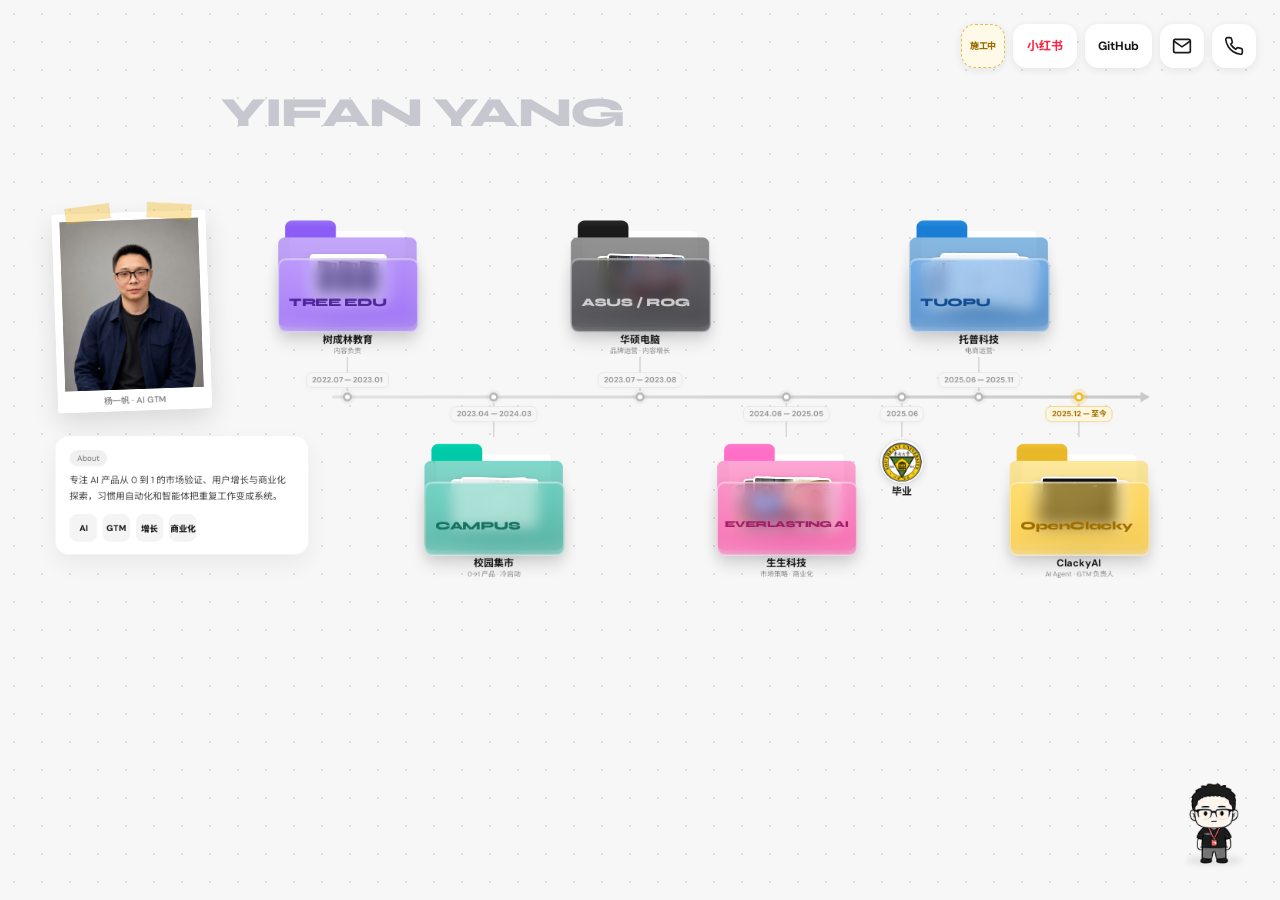
<file: index.html>
<!DOCTYPE html>
<html lang="zh-CN">
<head>
  <meta charset="UTF-8">
  <meta name="viewport" content="width=device-width, initial-scale=1.0">
  <title>杨一帆 — AI GTM & 市场增长</title>
  <meta name="description" content="杨一帆作品集：AI 产品增长、市场验证、B2B 平台运营与冷启动经验。">
  <style>
    *, *::before, *::after { box-sizing:border-box; }
    html, body { width:100%; height:100%; margin:0; overflow:hidden; background:#fbfdff; }
    .portfolio-frame { position:fixed; inset:0; width:100%; height:100%; border:0; background:#fbfdff; }
  </style>
</head>
<body>
  <iframe class="portfolio-frame" src="playground.html?v=71" title="杨一帆作品集画布"></iframe>
</body>
</html>
</file>
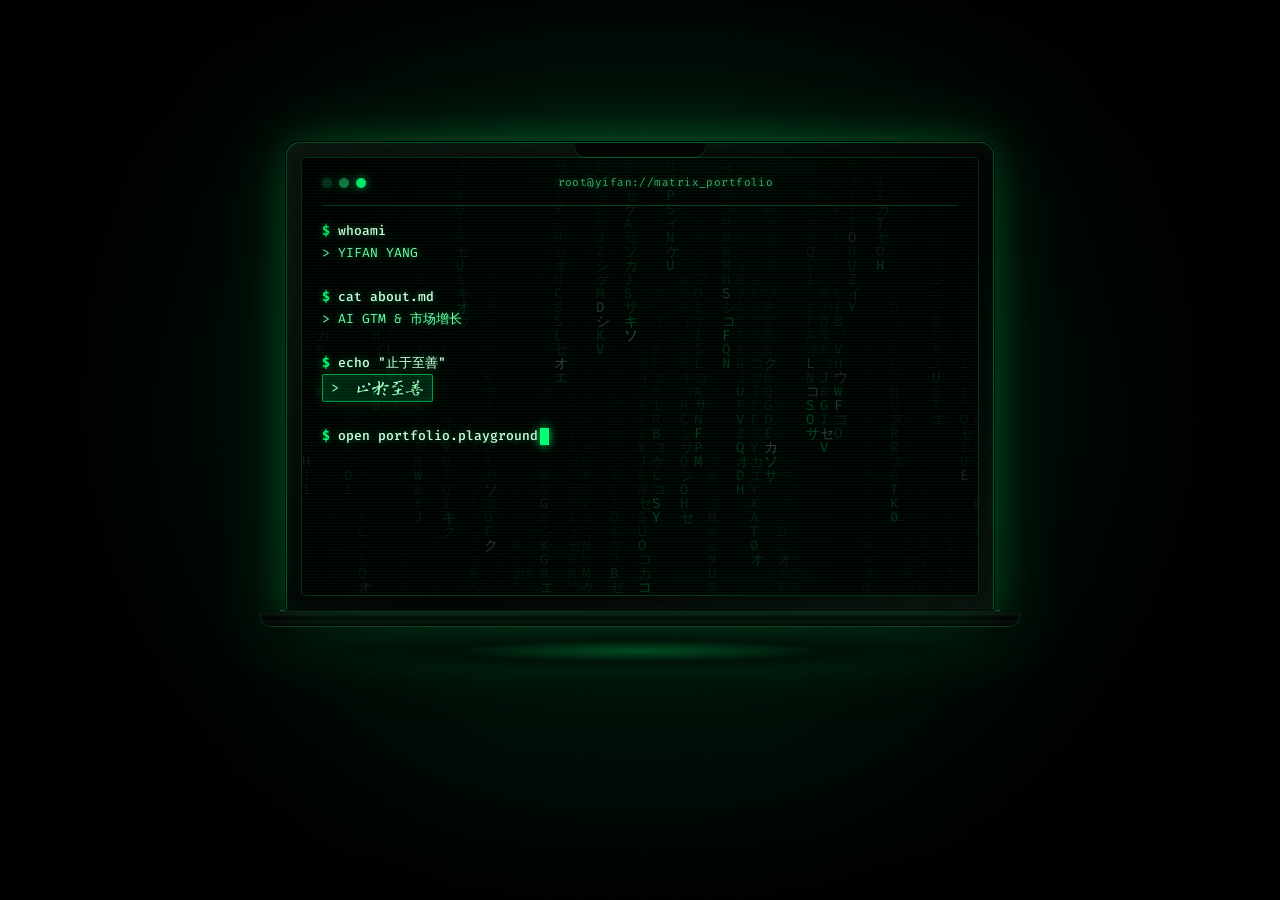
<file: construction.html>
<!DOCTYPE html>
<html lang="zh-CN">
<head>
<meta charset="UTF-8">
<meta name="viewport" content="width=device-width, initial-scale=1.0">
<title>施工中 — 杨一帆作品集开场</title>
<meta name="description" content="杨一帆作品集：AI 产品增长、市场验证、B2B 平台运营与冷启动经验。">
<link rel="preconnect" href="https://fonts.googleapis.com">
<link rel="preconnect" href="https://fonts.gstatic.com" crossorigin>
<link href="https://fonts.googleapis.com/css2?family=Fira+Code:wght@400;500;700&family=Noto+Sans+SC:wght@400;500;700&display=swap" rel="stylesheet">
<link rel="preload" as="image" href="assets/zhi-yu-zhi-shan.svg">
<link rel="preload" as="image" href="assets/folder-welcome-word.png">
<style>
*, *::before, *::after { margin: 0; padding: 0; box-sizing: border-box; }
:root {
  --matrix-black: #000503; --matrix-deep: #00170b; --matrix-green: #00ff73;
  --matrix-green-soft: #6dffa8; --matrix-green-dim: #158a48; --matrix-line: rgba(0,255,115,.22);
  --ink: #c9ffdc; --ink-light: #78d79b; --ink-faint: #32a861;
  --ease-out: cubic-bezier(0.16, 1, 0.3, 1);
}
html, body { width: 100%; height: 100%; overflow: hidden; background: #000; font-family: 'Noto Sans SC', sans-serif; -webkit-font-smoothing: antialiased; color: var(--ink); }
.hero-section { position: relative; width: 100%; height: 100vh; display: flex; flex-direction: column; align-items: center; justify-content: center; background: radial-gradient(circle at 50% 42%, #062817 0%, #001008 38%, #000 78%); z-index: 10; overflow: hidden; isolation:isolate; }
.hero-section::before { content:''; position:absolute; inset:0; z-index:0; pointer-events:none; opacity:.34; background-image: linear-gradient(rgba(0,255,115,.045) 1px, transparent 1px), linear-gradient(90deg, rgba(0,255,115,.035) 1px, transparent 1px); background-size:32px 32px; mask-image:radial-gradient(circle at center, #000 25%, transparent 82%); }
.hero-section::after { content:''; position:absolute; inset:0; z-index:4; pointer-events:none; background:radial-gradient(circle at center, transparent 42%, rgba(0,0,0,.72) 100%); box-shadow:inset 0 0 120px rgba(0,0,0,.88); }
.macbook-wrapper { position:relative; z-index:2; display: flex; flex-direction: column; align-items: center; will-change: transform, opacity; filter:drop-shadow(0 0 32px rgba(0,255,115,.2)); }
.macbook-wrapper.zoom-transition { transition: transform 1.5s cubic-bezier(0.4, 0, 0.2, 1), opacity 0.3s ease; }
.macbook-screen-bezel { position: relative; background: linear-gradient(145deg,#101612,#020403 60%,#0b120e); border:1px solid rgba(0,255,115,.35); border-bottom:0; border-radius: 14px 14px 0 0; padding: 14px; padding-top: 0; width: 708px; max-width: 92vw; cursor: pointer; box-shadow:0 0 0 1px rgba(0,0,0,.85), inset 0 0 20px rgba(0,255,115,.055), 0 0 34px rgba(0,255,115,.16); }
.macbook-notch { width: 130px; height: 14px; background: #030604; border-radius: 0 0 10px 10px; margin: 0 auto; position: relative; z-index: 3; box-shadow:0 1px 0 rgba(0,255,115,.18); }
.macbook-screen { width: 680px; max-width: 100%; aspect-ratio: 680 / 440; background: #000; border:1px solid rgba(0,255,115,.22); border-radius: 4px; overflow: hidden; position: relative; box-shadow:inset 0 0 44px rgba(0,255,115,.12); }
.macbook-screen::before { content:''; position:absolute; inset:0; z-index:1; pointer-events:none; background:radial-gradient(circle at 50% 45%, transparent 20%, rgba(0,0,0,.48) 100%); }
.macbook-screen::after { content: ''; position: absolute; inset: 0; background: repeating-linear-gradient(0deg, transparent, transparent 2px, rgba(0,255,115,0.055) 2px, rgba(0,255,115,0.055) 3px); pointer-events: none; z-index: 4; mix-blend-mode:screen; }
#matrixRain { position:absolute; inset:0; width:100%; height:100%; z-index:0; opacity:.62; pointer-events:none; }
.macbook-hinge { width: 720px; max-width: 94vw; height: 3px; background: linear-gradient(180deg, #1c3326 0%, #020503 100%); border-top:1px solid rgba(0,255,115,.38); border-radius: 0 0 2px 2px; box-shadow:0 0 10px rgba(0,255,115,.2); }
.macbook-base { width: 760px; max-width: 96vw; height: 14px; background: linear-gradient(180deg, #111a15 0%, #020403 35%, #0a100c 72%, #000 100%); border:1px solid rgba(0,255,115,.18); border-top:0; border-radius: 0 0 10px 10px; box-shadow:0 8px 24px rgba(0,0,0,.82); }
.macbook-shadow { width: 700px; max-width: 90vw; height: 40px; background: radial-gradient(ellipse at center, rgba(0,255,115,.18) 0%, rgba(0,0,0,.42) 38%, transparent 72%); margin-top: 4px; }
.terminal { z-index:2; padding: 16px 20px; font-family: 'Fira Code', monospace; font-size: 13px; line-height: 1.7; height: 100%; overflow: hidden; position: relative; background:linear-gradient(90deg,rgba(0,0,0,.72),rgba(0,7,3,.42) 70%,rgba(0,0,0,.68)); text-shadow:0 0 7px rgba(0,255,115,.48); }
.terminal.scale-through { transform: scale(1.15); opacity: 0; filter: blur(2px); transition: transform 0.8s cubic-bezier(0.4, 0, 0.2, 1), opacity 0.8s cubic-bezier(0.4, 0, 0.2, 1), filter 0.8s cubic-bezier(0.4, 0, 0.2, 1); }
.terminal-titlebar { display: flex; align-items: center; gap: 7px; padding-bottom: 12px; border-bottom: 1px solid var(--matrix-line); margin-bottom: 14px; }
.terminal-dot { width: 10px; height: 10px; border-radius: 50%; }
.terminal-dot.red { background: #06351b; box-shadow:0 0 7px rgba(0,255,115,.25); }
.terminal-dot.yellow { background: #118548; box-shadow:0 0 8px rgba(0,255,115,.42); }
.terminal-dot.green { background: var(--matrix-green); box-shadow:0 0 10px rgba(0,255,115,.72); }
.terminal-title { color: rgba(109,255,168,.62); font-size: 11px; margin: 0 auto; font-family: 'Fira Code', monospace; letter-spacing:.04em; }
#terminalLines { transition:transform .2s ease; }
.term-line { opacity: 0; transform: translateY(6px); white-space: pre-wrap; word-break: break-all; }
.term-line.visible { animation: lineReveal 0.35s ease forwards; }
@keyframes lineReveal { to { opacity: 1; transform: translateY(0); } }
.term-prompt { color: var(--matrix-green); font-weight: 700; }
.term-cmd { color: #d4ffe3; font-weight: 500; }
.term-output { color: var(--matrix-green-soft); }
.term-gold { background: rgba(0,255,115,.13); color: #9cffbd; border:1px solid rgba(0,255,115,.55); box-shadow:0 0 18px rgba(0,255,115,.12), inset 0 0 12px rgba(0,255,115,.08); font-weight: 700; font-size: 14px; padding: 2px 8px; border-radius: 2px; }
.term-motto { display:inline-flex; align-items:center; gap:7px; min-height:28px; padding:2px 8px; border:1px solid rgba(0,255,115,.55); border-radius:2px; color:#9cffbd; background:rgba(0,255,115,.13); box-shadow:0 0 18px rgba(0,255,115,.12),inset 0 0 12px rgba(0,255,115,.08); }
.term-motto-svg { display:block; width:auto; height:18px; }
.cursor { display: inline-block; width: 9px; height: 17px; background: var(--matrix-green); box-shadow:0 0 10px rgba(0,255,115,.85); vertical-align: middle; margin-left: 2px; animation: blink 1s step-end infinite; }
@keyframes blink { 0%, 100% { opacity: 1; } 50% { opacity: 0; } }
.hero-cta { position:relative; z-index:5; margin-top: 36px; text-align: center; opacity: 0; transition: opacity 0.6s ease; cursor: pointer; }
.hero-cta.visible { opacity: 1; }
.hero-cta.hidden { opacity: 0; pointer-events: none; }
.hero-cta .cta-text { font-family: 'Fira Code', monospace; font-size: 13px; color: var(--matrix-green); letter-spacing: 1.6px; text-shadow:0 0 12px rgba(0,255,115,.62); }
.hero-cta .cta-arrow { font-size: 18px; color: var(--matrix-green-dim); margin-top: 8px; animation: bounce 1.6s ease infinite; }
@keyframes bounce { 0%, 100% { transform: translateY(0); } 50% { transform: translateY(6px); } }
.transition-overlay { position: fixed; inset: 0; background: #001008; z-index: 2000; opacity: 0; pointer-events: none; transition: opacity 0.5s ease, background 0.32s ease; }
.transition-overlay.active { opacity: 1; pointer-events: auto; }
.transition-overlay.welcome-cut { background:#fbfdff; }
.welcome-stage { position:fixed; inset:0; z-index:8; display:grid; place-items:center; overflow:hidden; visibility:hidden; opacity:0; pointer-events:none; background:#fbfdff; transition:none; }
.welcome-stage.is-ready { visibility:visible; opacity:1; }
    .welcome-word { display:block; width:clamp(620px,92vw,1400px); max-width:none; height:auto; pointer-events:none; user-select:none; opacity:0; filter:none; transform:translateY(24px) scale(.9); transform-origin:center; transition:none; }
    .welcome-stage.is-visible .welcome-word { opacity:1; filter:none; transform:translateY(0) scale(1); }
.loaded-controls { position: fixed; top: 22px; left: 22px; z-index: 3; display: flex; align-items: center; gap: 8px; padding: 6px; border: 1px solid rgba(255,255,255,0.2); border-radius: 999px; background: rgba(16, 49, 92, 0.3); box-shadow: 0 12px 36px rgba(11, 42, 82, 0.2); backdrop-filter: blur(14px); -webkit-backdrop-filter: blur(14px); }
.loaded-control { appearance: none; border: 0; border-radius: 999px; padding: 9px 13px; background: transparent; color: rgba(255,255,255,0.9); font: 500 12px/1 'Noto Sans SC', sans-serif; letter-spacing: 0.02em; text-decoration: none; cursor: pointer; transition: color 180ms ease, background 180ms ease, transform 180ms ease; }
.loaded-control:hover, .loaded-control:focus-visible { color: #fff; background: rgba(255,255,255,0.16); outline: none; }
.loaded-control:active { transform: scale(0.96); }
@media (max-width: 768px) { .macbook-screen-bezel { padding: 10px; padding-top: 0; } .macbook-notch { width: 80px; height: 10px; } .terminal { padding:8px 10px; font-size:9px; line-height:1.45; } .terminal-titlebar { padding-bottom:6px; margin-bottom:7px; } .terminal-dot { width:7px; height:7px; } .terminal-title { font-size:8px; } .terminal.is-launching #terminalLines { transform:translateY(-8px); } .term-gold { font-size: 12px; } .term-motto { min-height:20px; gap:4px; padding:1px 5px; } .term-motto-svg { height:13px; } .cursor { width:6px; height:11px; } .hero-cta .cta-text { font-size: 12px; } .loaded-controls { top: 14px; left: 14px; } .welcome-word { width:96vw; } }
@media (prefers-reduced-motion: reduce) { .welcome-word,.welcome-stage { transition-duration:.01ms !important; } }
</style>
</head>
<body>
<div class="transition-overlay" id="transitionOverlay"></div>

<section class="hero-section" id="heroSection">
  <div class="macbook-wrapper zoom-transition" id="macbookWrapper">
    <div class="macbook-screen-bezel" id="macbookBezel">
      <div class="macbook-notch"></div>
      <div class="macbook-screen" id="macbookScreen">
        <canvas id="matrixRain" aria-hidden="true"></canvas>
        <div class="terminal" id="terminal">
          <div class="terminal-titlebar">
            <span class="terminal-dot red"></span>
            <span class="terminal-dot yellow"></span>
            <span class="terminal-dot green"></span>
            <span class="terminal-title">root@yifan://matrix_portfolio</span>
          </div>
          <div id="terminalLines"></div>
        </div>
      </div>
    </div>
    <div class="macbook-hinge"></div>
    <div class="macbook-base"></div>
    <div class="macbook-shadow"></div>
  </div>

  <div class="hero-cta" id="heroCta">
    <div class="cta-text">[ PRESS ENTER TO ENTER THE MATRIX ]</div>
    <div class="cta-arrow">↓</div>
  </div>
</section>

<section class="welcome-stage" id="welcomeStage" aria-hidden="true">
  <!-- Artwork source: yufeiyang171/yang-mini-portfolio, CC BY-NC 4.0. -->
  <img class="welcome-word" src="assets/folder-welcome-word.png" alt="Welcome" draggable="false">
</section>

<script>
(function() {
  'use strict';
  var typingDone = false, launched = false;
  var container = document.getElementById('terminalLines');
  var heroCta = document.getElementById('heroCta');
  var heroSection = document.getElementById('heroSection');
  var macbookBezel = document.getElementById('macbookBezel');
  var transitionOverlay = document.getElementById('transitionOverlay');
  var welcomeStage = document.getElementById('welcomeStage');
  var skipTyping = null;
  var matrixCanvas = document.getElementById('matrixRain');
  var matrixCtx = matrixCanvas.getContext('2d');
  var matrixFrame = 0, matrixDrops = [], matrixFontSize = 14;

  function resizeMatrix() {
    var screen = document.getElementById('macbookScreen');
    var ratio = Math.min(window.devicePixelRatio || 1, 2);
    var width = Math.max(1, screen.clientWidth);
    var height = Math.max(1, screen.clientHeight);
    matrixCanvas.width = Math.round(width * ratio);
    matrixCanvas.height = Math.round(height * ratio);
    matrixCanvas.style.width = width + 'px';
    matrixCanvas.style.height = height + 'px';
    matrixCtx.setTransform(ratio, 0, 0, ratio, 0, 0);
    var columns = Math.ceil(width / matrixFontSize);
    matrixDrops = Array.from({ length: columns }, function(_, index) { return -Math.floor(Math.random() * 34) - (index % 7); });
  }

  function drawMatrix() {
    var width = matrixCanvas.clientWidth;
    var height = matrixCanvas.clientHeight;
    var glyphs = '01アイウエオカキクケコサシスセソABCDEFGHIJKLMNOPQRSTUVWXYZ';
    matrixCtx.fillStyle = 'rgba(0,5,3,.13)';
    matrixCtx.fillRect(0, 0, width, height);
    matrixCtx.font = matrixFontSize + 'px Fira Code, monospace';
    for (var i = 0; i < matrixDrops.length; i += 1) {
      var glyph = glyphs.charAt(Math.floor(Math.random() * glyphs.length));
      var y = matrixDrops[i] * matrixFontSize;
      matrixCtx.fillStyle = Math.random() > .94 ? '#d5ffe4' : (Math.random() > .7 ? '#00ff73' : '#0a8c45');
      matrixCtx.fillText(glyph, i * matrixFontSize, y);
      if (y > height && Math.random() > .975) matrixDrops[i] = -Math.floor(Math.random() * 20);
      matrixDrops[i] += 1;
    }
    matrixFrame = requestAnimationFrame(drawMatrix);
  }

  resizeMatrix();
  drawMatrix();
  window.addEventListener('resize', resizeMatrix);

  var terminalData = [
    { type: 'cmd', prompt: '$ ', text: 'whoami' },
    { type: 'output', prefix: '> ', text: 'YIFAN YANG' },
    { type: 'blank' },
    { type: 'cmd', prompt: '$ ', text: 'cat about.md' },
    { type: 'output', prefix: '> ', text: 'AI GTM & 市场增长' },
    { type: 'blank' },
    { type: 'cmd', prompt: '$ ', text: 'echo "止于至善"' },
    { type: 'motto', prefix: '> ' },
    { type: 'blank' },
    { type: 'cmd', prompt: '$ ', text: 'open portfolio.playground', cursor: true }
  ];

  function renderLine(item) {
    var div = document.createElement('div'); div.className = 'term-line';
    if (item.type === 'blank') div.innerHTML = '&nbsp;';
    else if (item.type === 'cmd') { var html = '<span class="term-prompt">' + item.prompt + '</span><span class="term-cmd">' + item.text + '</span>'; if (item.cursor) html += '<span class="cursor" id="mainCursor"></span>'; div.innerHTML = html; }
    else if (item.type === 'output') div.innerHTML = '<span class="term-output">' + item.prefix + item.text + '</span>';
    else if (item.type === 'gold') div.innerHTML = '<span class="term-gold">' + item.prefix + item.text + '</span>';
    else if (item.type === 'motto') div.innerHTML = '<span class="term-motto"><span aria-hidden="true">' + item.prefix + '</span><img class="term-motto-svg" src="assets/zhi-yu-zhi-shan.svg" alt="止于至善" draggable="false"></span>';
    container.appendChild(div); return div;
  }

  function finishIntro() { if (typingDone) return; typingDone = true; heroCta.classList.add('visible'); }

  function runIntro() {
    var divs = []; var lineDelay = 0;
    terminalData.forEach(function(item) {
      var div = renderLine(item);
      if (item.type === 'blank') lineDelay += 200;
      else if (item.type === 'cmd') { lineDelay += 400; div.style.animationDelay = lineDelay + 'ms'; lineDelay += 600; }
      else if (item.type === 'output') { lineDelay += 150; div.style.animationDelay = lineDelay + 'ms'; lineDelay += 300; }
      else if (item.type === 'gold' || item.type === 'motto') { lineDelay += 150; div.style.animationDelay = lineDelay + 'ms'; lineDelay += 400; }
      divs.push(div); setTimeout(function() { div.classList.add('visible'); }, 50);
    });
    var typingTimeout = setTimeout(finishIntro, lineDelay + 600);
    skipTyping = function() { if (typingDone) return; clearTimeout(typingTimeout); divs.forEach(function(d) { d.style.animationDelay = '0ms'; d.classList.add('visible'); }); finishIntro(); };
    heroSection.addEventListener('click', function() { if (!typingDone) skipTyping(); });
    document.addEventListener('keydown', function(e) { if (!typingDone && e.key !== 'Enter') skipTyping(); });
  }

  function launch() {
    if (launched || !typingDone) return; launched = true;
    heroCta.classList.remove('visible'); heroCta.classList.add('hidden');
    document.getElementById('terminal').classList.add('is-launching');
    var cursorEl = document.getElementById('mainCursor'); if (cursorEl) cursorEl.remove();
    var launchLine = document.createElement('div'); launchLine.className = 'term-line'; launchLine.innerHTML = '<span class="term-output">&gt; launching...</span>'; container.appendChild(launchLine); setTimeout(function() { launchLine.classList.add('visible'); }, 50);
    var progressLine = document.createElement('div'); progressLine.className = 'term-line'; progressLine.innerHTML = '<span class="term-prompt" id="progressText">[░░░░░░░░░░░░] 0%</span>'; container.appendChild(progressLine); setTimeout(function() { progressLine.classList.add('visible'); }, 300);
    var progress = 0, barLength = 12;
    setTimeout(function() {
      var progressText = document.getElementById('progressText');
      var interval = setInterval(function() {
        progress += 1; if (progress > barLength) { clearInterval(interval); beginZoom(); return; }
        var filled = '', empty = ''; for (var i = 0; i < barLength; i++) { if (i < progress) filled += '█'; else empty += '░'; }
        var pct = Math.round((progress / barLength) * 100); if (progressText) progressText.textContent = '[' + filled + empty + '] ' + pct + '%';
      }, 80);
    }, 500);
  }

  function beginZoom() {
    var wrapper = document.getElementById('macbookWrapper'); var screen = document.getElementById('macbookScreen'); var terminal = document.getElementById('terminal');
    var screenRect = screen.getBoundingClientRect(); var vw = window.innerWidth, vh = window.innerHeight;
    var scale = Math.max(vw / screenRect.width, vh / screenRect.height) * 1.05;
    var screenCenterX = screenRect.left + screenRect.width / 2, screenCenterY = screenRect.top + screenRect.height / 2;
    var wrapperRect = wrapper.getBoundingClientRect(); var wrapperCenterX = wrapperRect.left + wrapperRect.width / 2, wrapperCenterY = wrapperRect.top + wrapperRect.height / 2;
    var offsetX = screenCenterX - wrapperCenterX, offsetY = screenCenterY - wrapperCenterY;
    var tx = vw / 2 - (wrapperCenterX + offsetX * scale), ty = vh / 2 - (wrapperCenterY + offsetY * scale);
    setTimeout(function() { terminal.classList.add('scale-through'); }, 200);
    wrapper.classList.add('zoom-transition'); requestAnimationFrame(function() { requestAnimationFrame(function() { wrapper.style.transform = 'translate(' + tx + 'px, ' + ty + 'px) scale(' + scale + ')'; }); });
    setTimeout(function() { transitionOverlay.classList.add('active'); }, 1200);
    setTimeout(function() { transitionOverlay.classList.add('welcome-cut'); }, 1500);
    setTimeout(function() {
      cancelAnimationFrame(matrixFrame);
      heroSection.style.display = 'none';
      welcomeStage.classList.add('is-ready');
      window.scrollTo(0, 0);
      transitionOverlay.classList.remove('active');

      setTimeout(function() {
        welcomeStage.classList.add('is-visible');
        welcomeStage.setAttribute('aria-hidden', 'false');
      }, 280);
    }, 1800);
  }

  document.addEventListener('keydown', function(e) { if (e.key === 'Enter' && !launched) { e.preventDefault(); if (!typingDone && skipTyping) skipTyping(); launch(); } });
  macbookBezel.addEventListener('click', function() { if (typingDone) launch(); });
  heroCta.addEventListener('click', launch);
  runIntro();
})();
</script>
</body>
</html>
</file>
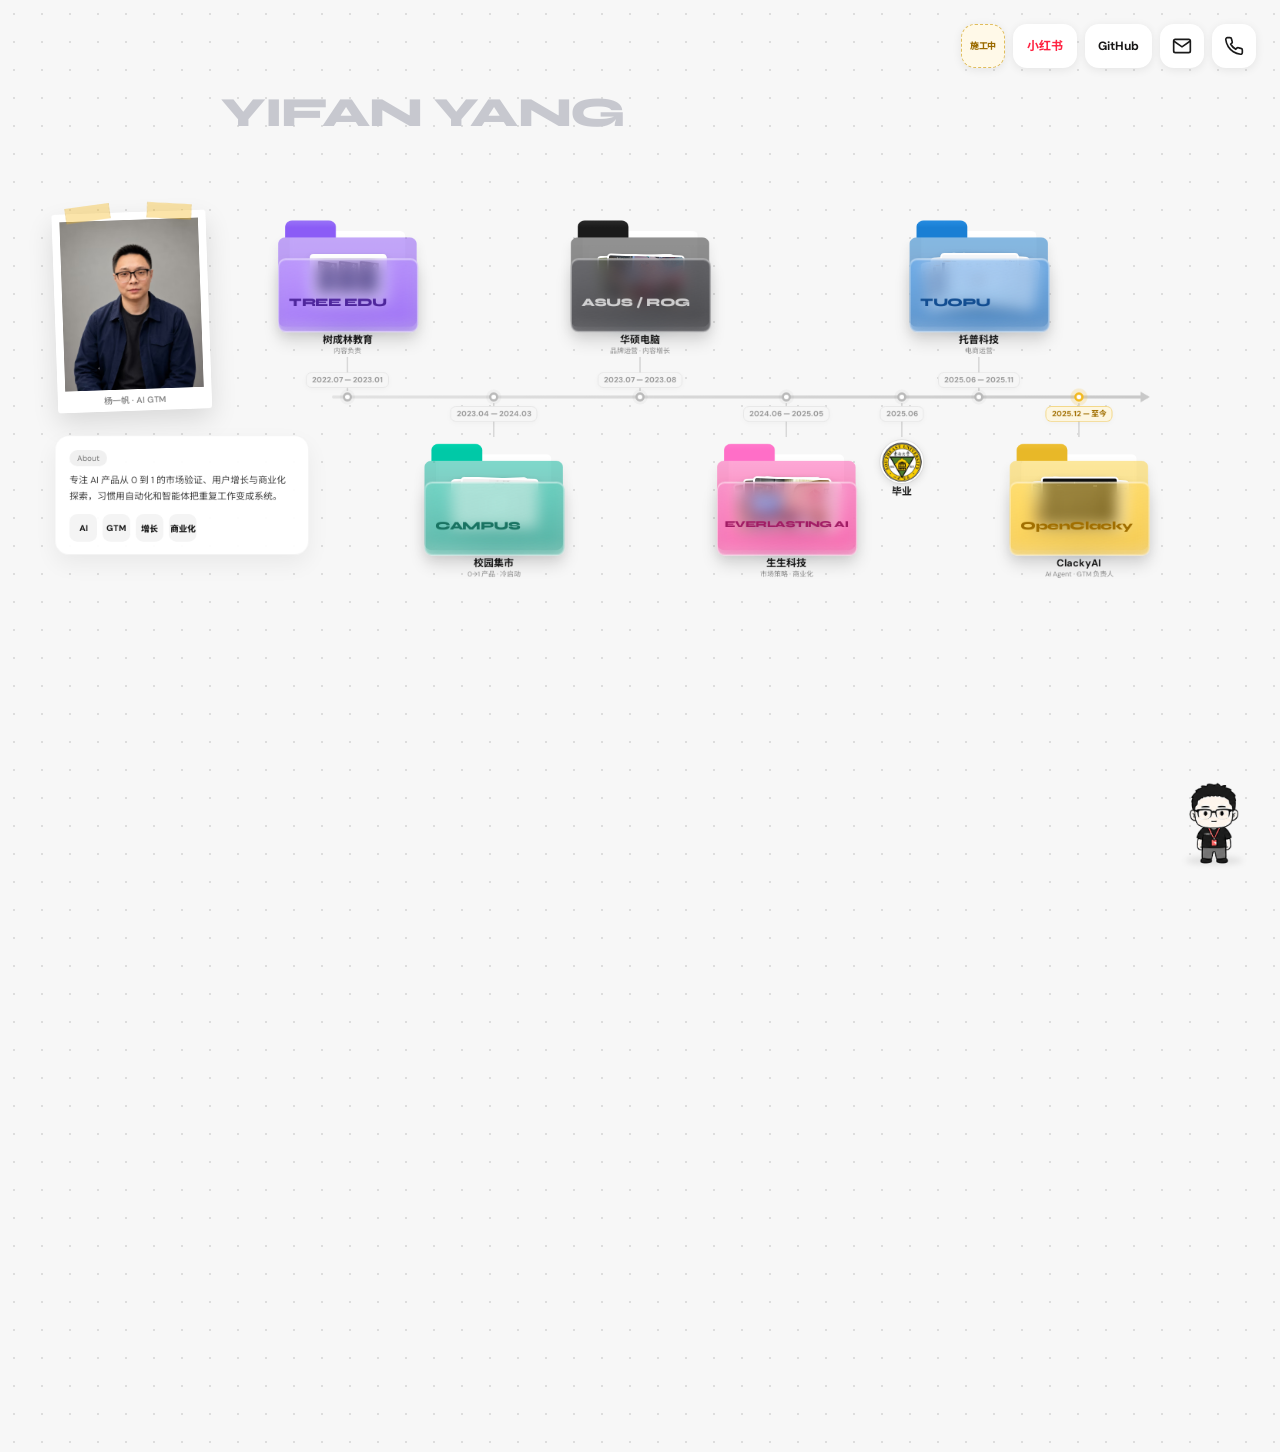
<file: playground.html>
<!DOCTYPE html>
<html lang="zh-CN">
<head>
  <meta charset="UTF-8" />
  <meta name="viewport" content="width=device-width, initial-scale=1.0" />
  <title>杨一帆 — AI GTM & 市场增长</title>
  <meta name="description" content="杨一帆作品集：AI 产品增长、市场验证、B2B 平台运营与冷启动经验。" />
  <meta name="author" content="杨一帆" />
  <meta name="robots" content="index, follow" />
  <link rel="preconnect" href="https://fonts.googleapis.com" />
  <link rel="preconnect" href="https://fonts.gstatic.com" crossorigin />
  <link href="https://fonts.googleapis.com/css2?family=DM+Sans:ital,opsz,wght@0,9..40,300;0,9..40,400;0,9..40,500;0,9..40,600;0,9..40,700;1,9..40,400&family=Londrina+Solid:wght@100;300;400;900&family=Noto+Sans+SC:wght@300;400;500;700;900&family=Syne:wght@400;500;600;700;800&display=swap" rel="stylesheet" />
  <link rel="icon" href="data:image/svg+xml,%3Csvg xmlns='http://www.w3.org/2000/svg' viewBox='0 0 100 100'%3E%3Ctext y='.9em' font-size='90'%3E🚀%3C/text%3E%3C/svg%3E" />
  <link rel="stylesheet" href="styles.css?v=71" />
</head>
<body class="intro sidebar-collapsed">
  <div id="c-ring"></div>

  <div id="drag-hint">
    <span class="dh-emoji">👋</span>
    <span>拖动画布探索项目 <span class="dh-sub">点击文件夹查看详情</span></span>
  </div>

  <aside class="figma-sidebar" id="sidebar">
    <div class="sb-topbar">
      <div class="sb-icon" id="sb-toggle" aria-label="收起侧边栏" title="收起/展开">
        <svg viewBox="0 0 24 24" fill="none" stroke="currentColor" stroke-width="2"><path d="M11 17l-5-5 5-5M18 17l-5-5 5-5"/></svg>
      </div>
      <div class="sb-icon" id="theme-toggle" aria-label="切换暗色模式" title="切换主题">
        <svg class="moon" viewBox="0 0 24 24" fill="currentColor"><path d="M21 12.79A9 9 0 1111.21 3 7 7 0 0021 12.79z"/></svg>
        <svg class="sun" viewBox="0 0 24 24" fill="none" stroke="currentColor" stroke-width="2"><circle cx="12" cy="12" r="5"/><path d="M12 1v2M12 21v2M4.22 4.22l1.42 1.42M18.36 18.36l1.42 1.42M1 12h2M21 12h2M4.22 19.78l1.42-1.42M18.36 5.64l1.42-1.42"/></svg>
      </div>
    </div>
    <div class="sb-fileinfo">
      <div class="sb-filename">
        <svg viewBox="0 0 24 24" fill="currentColor"><path d="M14 2H6a2 2 0 00-2 2v16a2 2 0 002 2h12a2 2 0 002-2V8l-6-6z" opacity=".4"/><path d="M14 2v6h6"/></svg>
        杨一帆作品集.fig
      </div>
      <div class="sb-fileowner">Edited by AI GTM</div>
    </div>
    <div class="sb-tabs">
      <div class="sb-tab active">Layers</div>
      <div class="sb-tab">Assets</div>
    </div>
    <div class="sb-scroll">
      <div class="sb-section">
        <div class="sb-row active-blue"><span class="sb-row-chevron">▾</span><span class="sb-row-icon">🎨</span> Page 1 — Portfolio</div>
        <div class="sb-children">
          <div class="sb-row" data-folder="tree">🌳 树成林教育</div>
          <div class="sb-row" data-folder="campus">📚 校园集市</div>
          <div class="sb-row" data-folder="asus">💻 华硕电脑</div>
          <div class="sb-row" data-folder="sheng">🧠 生生科技</div>
          <div class="sb-row" data-folder="topp">🌐 托普科技</div>
          <div class="sb-row" data-folder="clacky">🚀 OpenClacky</div>
        </div>
      </div>
      <div class="sb-divider"></div>
      <div class="sb-section">
        <div class="sb-section-label">CONTACT</div>
        <div class="sb-row"><span class="sb-row-icon">✉</span> ludengstartupnotes@gmail.com</div>
        <div class="sb-row"><span class="sb-row-icon">📱</span> 155 1368 1629</div>
      </div>
    </div>
  </aside>

  <div class="hero" id="hero">
    <div class="name-line">
      <span class="hero-big-name" id="hero-name">YIFAN YANG</span>
    </div>
  </div>

  <div class="contact-wrap" id="contact-btns">
    <div class="cr">
      <a class="push-btn construction-link" href="construction.html?v=55" target="_top" aria-label="打开施工中的作品集开场">施工中</a>
      <a class="push-btn social-link social-xhs" href="https://www.xiaohongshu.com/user/profile/63fd97c1000000001400d0ea" target="_blank" rel="noopener noreferrer" aria-label="打开杨一帆的小红书">小红书</a>
      <a class="push-btn social-link social-github" href="https://github.com/streetlightstartupnotes" target="_blank" rel="noopener noreferrer" aria-label="打开杨一帆的 GitHub">GitHub</a>
      <button class="push-btn btn-email" aria-label="Email" onclick="window.location.href='mailto:ludengstartupnotes@gmail.com'">
        <svg viewBox="0 0 24 24" fill="none" stroke="currentColor" stroke-width="2"><path d="M4 4h16c1.1 0 2 .9 2 2v12c0 1.1-.9 2-2 2H4c-1.1 0-2-.9-2-2V6c0-1.1.9-2 2-2z"/><polyline points="22,6 12,13 2,6"/></svg>
      </button>
      <button class="push-btn btn-phone" aria-label="Phone" onclick="window.location.href='tel:15513681629'">
        <svg viewBox="0 0 24 24" fill="none" stroke="currentColor" stroke-width="2"><path d="M22 16.92v3a2 2 0 01-2.18 2 19.79 19.79 0 01-8.63-3.07 19.5 19.5 0 01-6-6 19.79 19.79 0 01-3.07-8.67A2 2 0 014.11 2h3a2 2 0 012 1.72 12.5 12.5 0 00.7 2.81 2 2 0 01-.45 2.11L8.09 9.91a16 16 0 006 6l1.27-1.27a2 2 0 012.11-.45 12.5 12.5 0 002.81.7A2 2 0 0122 16.92z"/></svg>
      </button>
    </div>
  </div>

  <div id="canvas">
    <!-- Portrait + about -->
    <div class="me-photo-card" style="top:190px; left:40px;">
      <span class="me-tape me-tape-l"></span>
      <span class="me-tape me-tape-r"></span>
      <div class="me-photo-frame">
        <picture>
          <source srcset="assets/yifan-yang-profile.avif" type="image/avif">
          <img src="assets/yifan-yang-profile-480.png" width="480" height="600" alt="杨一帆形象照" fetchpriority="high" decoding="async" draggable="false">
        </picture>
      </div>
      <div class="me-photo-caption">杨一帆 · AI GTM</div>
    </div>

    <section class="canvas-card me-about-card" style="top:480px; left:40px;">
      <span class="canvas-kicker">About</span>
      <p class="me-about-text">专注 AI 产品从 0 到 1 的市场验证、用户增长与商业化探索，习惯用自动化和智能体把重复工作变成系统。</p>
      <div class="me-about-tags">
        <span class="tool-chip">AI</span><span class="tool-chip">GTM</span><span class="tool-chip">增长</span><span class="tool-chip">商业化</span>
      </div>
    </section>

    <a class="canvas-card resume-card" style="top:610px; left:360px;" href="assets/yifan-yang-resume.pdf" target="_blank" rel="noopener noreferrer">
      <span class="resume-badge">PDF</span>
      <div class="resume-title">杨一帆 — AI GTM 简历</div>
      <div class="resume-meta">2026 · 作品集附件</div>
      <div class="resume-lines"><span></span><span></span><span></span><span></span><span></span><span></span></div>
    </a>

    <!-- Horizontal timeline: folders zigzag above/below a month-scaled rail -->
    <div class="timeline-rail" aria-hidden="true"></div>
    <div class="tl-node tl-up" style="left:420px;"><span class="tl-year">2022.07 — 2023.01</span><span class="tl-dot"></span><span class="tl-link"></span></div>
    <div class="tl-node tl-down" style="left:610px;"><span class="tl-year">2023.04 — 2024.03</span><span class="tl-dot"></span><span class="tl-link"></span></div>
    <div class="tl-node tl-up" style="left:800px;"><span class="tl-year">2023.07 — 2023.08</span><span class="tl-dot"></span><span class="tl-link"></span></div>
    <div class="tl-node tl-down" style="left:990px;"><span class="tl-year">2024.06 — 2025.05</span><span class="tl-dot"></span><span class="tl-link"></span></div>
    <div class="tl-node tl-down tl-node-graduation" style="left:1140px;"><span class="tl-year">2025.06</span><span class="tl-dot"></span><span class="tl-link"></span></div>
    <div class="graduation-milestone" style="left:1140px;" aria-label="2025年6月，南京大学毕业">
      <span class="graduation-crest" aria-hidden="true">
        <picture>
          <source srcset="assets/nju-emblem-256.avif" type="image/avif">
          <img src="assets/nju-emblem-256.png" width="256" height="256" alt="" loading="lazy" decoding="async" draggable="false">
        </picture>
      </span>
      <span class="graduation-copy"><strong>毕业</strong></span>
    </div>
    <div class="tl-node tl-up" style="left:1240px;"><span class="tl-year">2025.06 — 2025.11</span><span class="tl-dot"></span><span class="tl-link"></span></div>
    <div class="tl-node tl-down tl-node-now" style="left:1370px;"><span class="tl-year">2025.12 — 至今</span><span class="tl-dot"></span><span class="tl-link"></span></div>

    <!-- Personal IP companion: reacts to cursor, hover, canvas panning, and project opening. -->
    <div id="ip-companion" class="ip-companion" data-action="idle" data-direction="right" style="top:760px; left:1060px;" role="button" tabindex="0" aria-label="杨一帆个人 IP 动态角色，点击切换动作">
      <div class="ip-figure">
        <div class="ip-idle-art" aria-hidden="true">
          <img class="ip-layer ip-body" src="assets/personal-ip/ip-basic-front-base.png" alt="" decoding="async" draggable="false">
          <span class="ip-pupil-track"><img class="ip-pupils" src="assets/personal-ip/ip-basic-front-pupils.png" alt="" decoding="async" draggable="false"></span>
        </div>
        <img id="ip-action-art" class="ip-action-art" src="assets/personal-ip/ip-basic-wave.png" alt="" decoding="async" draggable="false" aria-hidden="true">
      </div>
    </div>

    <!-- Folders -->
    <div class="folder" id="f-clacky" data-project="clacky" style="top:480px; left:1270px;" data-top="480" data-left="1270">
      <svg class="folder-svg" viewBox="0 0 240 226" fill="none">
        <defs>
          <linearGradient id="fold-clacky" x1="120" y1="0" x2="120" y2="226" gradientUnits="userSpaceOnUse">
            <stop offset="0%" stop-color="#FDD84E"/><stop offset="60%" stop-color="#F5C118"/><stop offset="100%" stop-color="#E8B010"/>
          </linearGradient>
          <linearGradient id="fold-clacky-tab" x1="60" y1="0" x2="60" y2="30" gradientUnits="userSpaceOnUse">
            <stop offset="0%" stop-color="#F5C842"/><stop offset="100%" stop-color="#E8B828"/>
          </linearGradient>
          <filter id="fold-shadow" x="-20%" y="-20%" width="140%" height="140%">
            <feDropShadow dx="0" dy="12" stdDeviation="10" flood-color="rgba(0,0,0,0.18)"/>
          </filter>
        </defs>
        <g class="folder-paper paper-3"><rect x="32" y="90" width="176" height="100" rx="8" fill="#fff" opacity="0.78"/></g>
        <g class="folder-paper paper-2"><rect x="26" y="80" width="188" height="110" rx="8" fill="#fff" opacity="0.85"/></g>
        <g class="folder-paper paper-1"><rect x="20" y="70" width="200" height="120" rx="8" fill="#fff" opacity="0.92"/></g>
        <path d="M12 48h216c6.6 0 12 5.4 12 12v146c0 6.6-5.4 12-12 12H12c-6.6 0-12-5.4-12-12V60c0-6.6 5.4-12 12-12z" fill="url(#fold-clacky)" filter="url(#fold-shadow)"/>
        <path d="M12 48V28c0-6.6 5.4-12 12-12h64c6.6 0 12 5.4 12 12v20" fill="url(#fold-clacky-tab)"/>
        <g class="folder-face" transform="translate(12, 48)">
          <rect width="216" height="170" rx="12" fill="url(#fold-clacky)" opacity="0.1"/>
          <rect x="24" y="28" width="168" height="26" rx="6" fill="#fff" opacity="0.35"/>
          <rect x="24" y="64" width="120" height="14" rx="4" fill="#fff" opacity="0.45"/>
          <rect x="24" y="86" width="90" height="14" rx="4" fill="#fff" opacity="0.3"/>
          <rect x="24" y="108" width="140" height="14" rx="4" fill="#fff" opacity="0.25"/>
        </g>
      </svg>
      <div class="folder-label">ClackyAI</div>
    </div>

    <div class="folder" id="f-topp" data-project="topp" style="top:190px; left:1140px;" data-top="190" data-left="1140">
      <svg class="folder-svg" viewBox="0 0 240 226" fill="none">
        <defs>
          <linearGradient id="fold-topp" x1="120" y1="0" x2="120" y2="226" gradientUnits="userSpaceOnUse">
            <stop offset="0%" stop-color="#1A7FD4"/><stop offset="60%" stop-color="#005DAA"/><stop offset="100%" stop-color="#003D75"/>
          </linearGradient>
          <linearGradient id="fold-topp-tab" x1="60" y1="0" x2="60" y2="30" gradientUnits="userSpaceOnUse">
            <stop offset="0%" stop-color="#339AF0"/><stop offset="100%" stop-color="#1A7FD4"/>
          </linearGradient>
        </defs>
        <g class="folder-paper paper-3"><rect x="32" y="90" width="176" height="100" rx="8" fill="#fff" opacity="0.78"/></g>
        <g class="folder-paper paper-2"><rect x="26" y="80" width="188" height="110" rx="8" fill="#fff" opacity="0.85"/></g>
        <g class="folder-paper paper-1"><rect x="20" y="70" width="200" height="120" rx="8" fill="#fff" opacity="0.92"/></g>
        <path d="M12 48h216c6.6 0 12 5.4 12 12v146c0 6.6-5.4 12-12 12H12c-6.6 0-12-5.4-12-12V60c0-6.6 5.4-12 12-12z" fill="url(#fold-topp)" filter="url(#fold-shadow)"/>
        <path d="M12 48V28c0-6.6 5.4-12 12-12h64c6.6 0 12 5.4 12 12v20" fill="url(#fold-topp-tab)"/>
        <g class="folder-face" transform="translate(12, 48)">
          <rect x="24" y="28" width="168" height="26" rx="6" fill="#fff" opacity="0.35"/>
          <rect x="24" y="64" width="120" height="14" rx="4" fill="#fff" opacity="0.45"/>
          <rect x="24" y="86" width="90" height="14" rx="4" fill="#fff" opacity="0.3"/>
          <rect x="24" y="108" width="140" height="14" rx="4" fill="#fff" opacity="0.25"/>
        </g>
      </svg>
      <div class="folder-label">托普科技</div>
    </div>

    <div class="folder" id="f-asus" data-project="asus" style="top:190px; left:700px;" data-top="190" data-left="700">
      <svg class="folder-svg" viewBox="0 0 240 226" fill="none">
        <defs>
          <linearGradient id="fold-asus" x1="120" y1="0" x2="120" y2="226" gradientUnits="userSpaceOnUse">
            <stop offset="0%" stop-color="#2E2E2E"/><stop offset="60%" stop-color="#1A1A1A"/><stop offset="100%" stop-color="#111"/>
          </linearGradient>
          <linearGradient id="fold-asus-tab" x1="60" y1="0" x2="60" y2="30" gradientUnits="userSpaceOnUse">
            <stop offset="0%" stop-color="#3A3A3A"/><stop offset="100%" stop-color="#1A1A1A"/>
          </linearGradient>
        </defs>
        <g class="folder-paper paper-3"><rect x="32" y="90" width="176" height="100" rx="8" fill="#fff" opacity="0.7"/></g>
        <g class="folder-paper paper-2"><rect x="26" y="80" width="188" height="110" rx="8" fill="#fff" opacity="0.78"/></g>
        <g class="folder-paper paper-1"><rect x="20" y="70" width="200" height="120" rx="8" fill="#fff" opacity="0.85"/></g>
        <path d="M12 48h216c6.6 0 12 5.4 12 12v146c0 6.6-5.4 12-12 12H12c-6.6 0-12-5.4-12-12V60c0-6.6 5.4-12 12-12z" fill="url(#fold-asus)" filter="url(#fold-shadow)"/>
        <path d="M12 48V28c0-6.6 5.4-12 12-12h64c6.6 0 12 5.4 12 12v20" fill="url(#fold-asus-tab)"/>
        <g class="folder-face" transform="translate(12, 48)">
          <rect x="24" y="28" width="168" height="26" rx="6" fill="#fff" opacity="0.2"/>
          <rect x="24" y="64" width="120" height="14" rx="4" fill="#fff" opacity="0.35"/>
          <rect x="24" y="86" width="90" height="14" rx="4" fill="#fff" opacity="0.2"/>
          <rect x="24" y="108" width="140" height="14" rx="4" fill="#fff" opacity="0.15"/>
        </g>
      </svg>
      <div class="folder-label">华硕电脑</div>
    </div>

    <div class="folder" id="f-sheng" data-project="sheng" style="top:480px; left:890px;" data-top="480" data-left="890">
      <svg class="folder-svg" viewBox="0 0 240 226" fill="none">
        <defs>
          <linearGradient id="fold-sheng" x1="120" y1="0" x2="120" y2="226" gradientUnits="userSpaceOnUse">
            <stop offset="0%" stop-color="#FF6EC7"/><stop offset="50%" stop-color="#F72B8A"/><stop offset="100%" stop-color="#E8177A"/>
          </linearGradient>
          <linearGradient id="fold-sheng-tab" x1="60" y1="0" x2="60" y2="30" gradientUnits="userSpaceOnUse">
            <stop offset="0%" stop-color="#FF85D0"/><stop offset="100%" stop-color="#FF6EC7"/>
          </linearGradient>
        </defs>
        <g class="folder-paper paper-3"><rect x="32" y="90" width="176" height="100" rx="8" fill="#fff" opacity="0.78"/></g>
        <g class="folder-paper paper-2"><rect x="26" y="80" width="188" height="110" rx="8" fill="#fff" opacity="0.85"/></g>
        <g class="folder-paper paper-1"><rect x="20" y="70" width="200" height="120" rx="8" fill="#fff" opacity="0.92"/></g>
        <path d="M12 48h216c6.6 0 12 5.4 12 12v146c0 6.6-5.4 12-12 12H12c-6.6 0-12-5.4-12-12V60c0-6.6 5.4-12 12-12z" fill="url(#fold-sheng)" filter="url(#fold-shadow)"/>
        <path d="M12 48V28c0-6.6 5.4-12 12-12h64c6.6 0 12 5.4 12 12v20" fill="url(#fold-sheng-tab)"/>
        <g class="folder-face" transform="translate(12, 48)">
          <rect x="24" y="28" width="168" height="26" rx="6" fill="#fff" opacity="0.35"/>
          <rect x="24" y="64" width="120" height="14" rx="4" fill="#fff" opacity="0.45"/>
          <rect x="24" y="86" width="90" height="14" rx="4" fill="#fff" opacity="0.3"/>
          <rect x="24" y="108" width="140" height="14" rx="4" fill="#fff" opacity="0.25"/>
        </g>
      </svg>
      <div class="folder-label">生生科技</div>
    </div>

    <div class="folder" id="f-campus" data-project="campus" style="top:480px; left:510px;" data-top="480" data-left="510">
      <svg class="folder-svg" viewBox="0 0 240 226" fill="none">
        <defs>
          <linearGradient id="fold-campus" x1="120" y1="0" x2="120" y2="226" gradientUnits="userSpaceOnUse">
            <stop offset="0%" stop-color="#00C9A7"/><stop offset="60%" stop-color="#00897B"/><stop offset="100%" stop-color="#00695C"/>
          </linearGradient>
          <linearGradient id="fold-campus-tab" x1="60" y1="0" x2="60" y2="30" gradientUnits="userSpaceOnUse">
            <stop offset="0%" stop-color="#00E0B5"/><stop offset="100%" stop-color="#00C9A7"/>
          </linearGradient>
        </defs>
        <g class="folder-paper paper-3"><rect x="32" y="90" width="176" height="100" rx="8" fill="#fff" opacity="0.78"/></g>
        <g class="folder-paper paper-2"><rect x="26" y="80" width="188" height="110" rx="8" fill="#fff" opacity="0.85"/></g>
        <g class="folder-paper paper-1"><rect x="20" y="70" width="200" height="120" rx="8" fill="#fff" opacity="0.92"/></g>
        <path d="M12 48h216c6.6 0 12 5.4 12 12v146c0 6.6-5.4 12-12 12H12c-6.6 0-12-5.4-12-12V60c0-6.6 5.4-12 12-12z" fill="url(#fold-campus)" filter="url(#fold-shadow)"/>
        <path d="M12 48V28c0-6.6 5.4-12 12-12h64c6.6 0 12 5.4 12 12v20" fill="url(#fold-campus-tab)"/>
        <g class="folder-face" transform="translate(12, 48)">
          <rect x="24" y="28" width="168" height="26" rx="6" fill="#fff" opacity="0.35"/>
          <rect x="24" y="64" width="120" height="14" rx="4" fill="#fff" opacity="0.45"/>
          <rect x="24" y="86" width="90" height="14" rx="4" fill="#fff" opacity="0.3"/>
          <rect x="24" y="108" width="140" height="14" rx="4" fill="#fff" opacity="0.25"/>
        </g>
      </svg>
      <div class="folder-label">校园集市</div>
    </div>

    <div class="folder" id="f-tree" data-project="tree" style="top:190px; left:320px;" data-top="190" data-left="320">
      <svg class="folder-svg" viewBox="0 0 240 226" fill="none">
        <defs>
          <linearGradient id="fold-tree" x1="120" y1="0" x2="120" y2="226" gradientUnits="userSpaceOnUse">
            <stop offset="0%" stop-color="#8B5CF6"/><stop offset="60%" stop-color="#7C3AED"/><stop offset="100%" stop-color="#6D28D9"/>
          </linearGradient>
          <linearGradient id="fold-tree-tab" x1="60" y1="0" x2="60" y2="30" gradientUnits="userSpaceOnUse">
            <stop offset="0%" stop-color="#A78BFA"/><stop offset="100%" stop-color="#8B5CF6"/>
          </linearGradient>
        </defs>
        <g class="folder-paper paper-3"><rect x="32" y="90" width="176" height="100" rx="8" fill="#fff" opacity="0.78"/></g>
        <g class="folder-paper paper-2"><rect x="26" y="80" width="188" height="110" rx="8" fill="#fff" opacity="0.85"/></g>
        <g class="folder-paper paper-1"><rect x="20" y="70" width="200" height="120" rx="8" fill="#fff" opacity="0.92"/></g>
        <path d="M12 48h216c6.6 0 12 5.4 12 12v146c0 6.6-5.4 12-12 12H12c-6.6 0-12-5.4-12-12V60c0-6.6 5.4-12 12-12z" fill="url(#fold-tree)" filter="url(#fold-shadow)"/>
        <path d="M12 48V28c0-6.6 5.4-12 12-12h64c6.6 0 12 5.4 12 12v20" fill="url(#fold-tree-tab)"/>
        <g class="folder-face" transform="translate(12, 48)">
          <rect x="24" y="28" width="168" height="26" rx="6" fill="#fff" opacity="0.35"/>
          <rect x="24" y="64" width="120" height="14" rx="4" fill="#fff" opacity="0.45"/>
          <rect x="24" y="86" width="90" height="14" rx="4" fill="#fff" opacity="0.3"/>
          <rect x="24" y="108" width="140" height="14" rx="4" fill="#fff" opacity="0.25"/>
        </g>
      </svg>
      <div class="folder-label">树成林教育</div>
    </div>

  </div>

  <div id="proj-overlay"></div>
  <button id="back-btn" aria-label="返回作品集">返回作品集</button>
  <button id="canvasResetBtn" aria-label="重置画布">↺ 重置画布</button>

  <script src="app.js?v=71" defer></script>
</body>
</html>
</file>
<file: styles.css>
* { box-sizing: border-box; margin: 0; padding: 0; }

:root {
  --bg: #f7f7f7;
  --dot: #dddddd;
  --text: #1a1a1a;
  --text-soft: #888;
  --panel: #ffffff;
  --panel-border: rgba(0,0,0,0.07);
  --accent: #1a1a1a;
  --accent-soft: #444;
  --ring-border: rgba(26,26,26,0.35);
  --design-color: #8538E2;
  --play-color: #bbb;
}

body.dark {
  --bg: #2f2f2f;
  --dot: #3c3c3c;
  --text: #f0f0f0;
  --text-soft: #aaa;
  --panel: #3c3c3c;
  --panel-border: rgba(255,255,255,0.06);
  --accent: #ffffff;
  --accent-soft: #bbb;
  --ring-border: rgba(255,255,255,0.40);
  --design-color: #a37be8;
  --play-color: #fff;
}

html, body { width: 100%; height: 100%; overflow: hidden; }

body {
  background: var(--bg);
  background-image: radial-gradient(circle, var(--dot) 1px, transparent 1px);
  background-size: 28px 28px;
  height: 100vh;
  overflow: hidden;
  font-family: 'DM Sans', 'Noto Sans SC', sans-serif;
  color: var(--text);
  cursor: url("data:image/svg+xml,%3Csvg xmlns='http://www.w3.org/2000/svg' viewBox='-2 -2 52 52' width='28' height='28'%3E%3Cpath d='M46.57 18.78 2.57.62C2.01.39 1.37.52.94.95.51 1.37.38 2.01.61 2.57l18.16 44c.23.56.78.93 1.39.93h.01c.61 0 1.16-.38 1.38-.94l7.16-17.84 17.84-7.17c.57-.23.94-.77.94-1.38.01-.61-.35-1.16-.92-1.39z' fill='black' stroke='white' stroke-width='2.5' stroke-linejoin='round'/%3E%3C/svg%3E") 1 1, auto;
}

#c-ring {
  position: fixed; width: 52px; height: 52px;
  border: 1.5px solid var(--ring-border); border-radius: 50%;
  pointer-events: none; z-index: 999998;
  left: 0; top: 0; transform: translate(-50%,-50%);
  opacity: 0;
  transition: width .28s cubic-bezier(.34,1.56,.64,1), height .28s cubic-bezier(.34,1.56,.64,1),
              background .2s ease, border-color .2s ease, opacity .2s ease;
  will-change: left, top;
}
body.panning #c-ring { opacity: 1; width: 60px; height: 60px; background: rgba(128,128,128,0.05); }
body.intro #c-ring { transition: none; opacity: 0 !important; }
body.panning, body.panning * { cursor: grabbing !important; }

#drag-hint {
  position: fixed;
  top: 24px; left: 244px;
  z-index: 9997;
  display: none; align-items: center; gap: 9px;
  background: #262626;
  border-radius: 4px 15px 15px 15px;
  padding: 10px 15px 10px 12px;
  box-shadow: 0 0 0 1px rgba(255,255,255,0.06), 0 6px 18px rgba(0,0,0,0.18);
  font-family: 'DM Sans', 'Noto Sans SC', sans-serif;
  font-size: 12.5px; font-weight: 600; color: #ffffff;
  white-space: nowrap; pointer-events: none;
  opacity: 0; transform: translateY(-8px) scale(0.96);
  transform-origin: top left;
  transition: opacity 0.35s ease, transform 0.4s cubic-bezier(.34,1.4,.64,1);
}
#drag-hint.in { opacity: 1; transform: none; }
#drag-hint::before { content: ''; position: absolute; top: 0; left: -7px; width: 8px; height: 14px; background: #262626; clip-path: polygon(100% 0, 100% 100%, 0 0); }
#drag-hint .dh-emoji { animation: dh-wiggle 1.4s ease-in-out infinite; transform-origin: 60% 80%; }
@keyframes dh-wiggle { 0%,100%{transform:rotate(0)} 25%{transform:rotate(-16deg)} 60%{transform:rotate(12deg)} }
#drag-hint .dh-sub { color: #9a9a9a; font-weight: 400; }


/* Floating Behance button */
.floating-behance-btn {
  position: fixed;
  left: 50%; bottom: 36px;
  z-index: 9995;
  display: inline-flex; align-items: center; gap: 8px;
  background: #1a1a1a; color: #fff;
  text-decoration: none; font-weight: 600; font-size: 14px;
  min-width: 196px; height: 47px;
  padding: 0 24px; border-radius: 100px;
  justify-content: center;
  box-shadow: 0 12px 32px rgba(0,0,0,0.24), 0 3px 8px rgba(0,0,0,0.14);
  animation: btnPop 0.45s cubic-bezier(.34,1.56,.64,1) 0.4s both;
  opacity: 0;
}
@keyframes btnPop {
  from { opacity: 0; transform: translateX(-50%) scale(0.85) translateY(12px); }
  to { opacity: 1; transform: translateX(-50%) scale(1) translateY(0); }
}
.floating-behance-btn:hover { transform: translateX(-50%) scale(1.04); }

/* Project sticky note card */
.proj-note-card {
  position: fixed;
  top: 50%;
  z-index: 9250;
  width: 380px; max-width: min(380px, calc(100vw - 48px));
  user-select: text;
  background: rgba(255,255,255,.72);
  padding: 28px 30px 30px;
  border: 1px solid rgba(0,0,0,.05);
  border-radius: 24px;
  box-shadow: 0 22px 70px rgba(0,0,0,.08);
  backdrop-filter: blur(18px);
  -webkit-backdrop-filter: blur(18px);
  font-family: 'DM Sans', 'Noto Sans SC', sans-serif;
  animation: notePop .62s cubic-bezier(.22,1,.36,1) .58s both;
}
@keyframes notePop {
  from { opacity: 0; transform: translate(34px,-50%) scale(.96); }
  to { opacity: 1; transform: translate(0,-50%) scale(1); }
}
.note-kicker { margin-bottom:10px; color:#999; font-size:11px; font-weight:700; letter-spacing:.16em; text-transform:uppercase; }
.note-title { font-size: 23px; font-weight: 750; color: #161616; margin-bottom: 8px; line-height: 1.32; letter-spacing:-.025em; }
.note-meta { margin-bottom:16px; color:#888; font-size:13px; line-height:1.5; }
.proj-note-card .pip-tags { gap:7px; margin-bottom:18px; }
.proj-note-card .pip-tag { padding:6px 9px; border-radius:999px; font-size:11px; font-weight:600; }
.note-desc { font-size: 14px; color: #383838; line-height: 1.82; letter-spacing:.01em; }
.note-desc p + p { margin-top: 10px; }
.note-link { display:inline-flex; align-items:center; justify-content:center; min-height:44px; margin-top:22px; padding:0 20px; border-radius:999px; background:#1a1a1a; color:#fff; font-size:13px; font-weight:700; text-decoration:none; box-shadow:0 10px 28px rgba(0,0,0,.16); transition:transform .2s ease, box-shadow .2s ease; }
.note-link:hover { transform:translateY(-2px); box-shadow:0 14px 34px rgba(0,0,0,.2); }
body.dark .proj-note-card { background:rgba(255,255,255,.9); }
body.dark .note-title { color:#161616; }
body.dark .note-desc { color:#383838; }
@media (max-width: 900px) { #drag-hint { display: none !important; } }

.figma-sidebar {
  position: fixed;
  left: 20px; top: 20px;
  width: 208px; max-height: calc(100vh - 40px);
  background: var(--panel);
  z-index: 200;
  display: none; flex-direction: column;
  border-radius: 14px;
  box-shadow: 0 0 0 1px var(--panel-border), 0 8px 32px rgba(0,0,0,0.09), 0 2px 8px rgba(0,0,0,0.05);
  overflow: hidden;
  user-select: none;
  transition: transform 0.45s cubic-bezier(.34,1.2,.64,1), background .25s, box-shadow .25s;
}
.figma-sidebar.collapsed { transform: translateX(-228px); }
.figma-sidebar.folder-open { transform: translateX(-228px); }
@media (max-width: 900px) { .figma-sidebar { display: none !important; } }
body.sidebar-collapsed .figma-sidebar,
body.folder-open .figma-sidebar { transform: translateX(-228px); }

.sb-topbar { display:flex; align-items:center; justify-content:flex-end; padding:12px 12px 10px; flex-shrink:0; gap:8px; }
.sb-icon { width:28px; height:28px; border-radius:7px; border:1px solid #e8e8e8; display:flex; align-items:center; justify-content:center; cursor:pointer; transition:background .15s; background:transparent; }
.sb-icon:hover { background:#f5f5f5; }
body.dark .sb-icon { border-color:#555; }
body.dark .sb-icon:hover { background:#484848; }
.sb-icon svg { width:16px; height:16px; color:var(--text-soft); }
#theme-toggle .sun { display:none; }
#theme-toggle .moon { display:block; }
body.dark #theme-toggle .sun { display:block; }
body.dark #theme-toggle .moon { display:none; }
.sb-fileinfo { padding:0 14px 10px; border-bottom:1px solid #f0f0f0; flex-shrink:0; }
body.dark .sb-fileinfo { border-bottom-color:#4a4a4a; }
.sb-filename { display:flex; align-items:center; gap:8px; font-size:14px; font-weight:600; color:var(--text); line-height:1.3; }
.sb-filename svg { width:18px; height:18px; flex-shrink:0; opacity:.45; }
.sb-fileowner { font-size:11px; color:#777; margin-top:3px; padding-left:26px; }
.sb-tabs { display:flex; padding:0 14px; border-bottom:1px solid #f0f0f0; flex-shrink:0; gap:16px; }
body.dark .sb-tabs { border-bottom-color:#4a4a4a; }
.sb-tab { font-size:12.5px; font-weight:500; color:#bbb; padding:8px 0; cursor:pointer; border-bottom:2px solid transparent; transition:color .15s; margin-bottom:-1px; }
.sb-tab.active { color:var(--text); border-bottom-color:var(--text); }
.sb-tab:hover:not(.active) { color:#666; }
body.dark .sb-tab { color:#666; }
body.dark .sb-tab.active { color:#fff; border-bottom-color:#fff; }
body.dark .sb-tab:hover:not(.active) { color:#aaa; }
.sb-scroll { overflow-y:auto; padding:10px 0; flex:1; }
.sb-section { padding:0 8px; }
.sb-section-label { font-size:10px; font-weight:600; color:#999; padding:6px 14px 4px; letter-spacing:.4px; }
body.dark .sb-section-label { color:#666; }
.sb-row { display:flex; align-items:center; gap:8px; font-size:12px; color:#444; padding:6px 10px; border-radius:6px; cursor:pointer; transition: background .15s, color .15s; }
body.dark .sb-row { color:#bbb; }
.sb-row:hover { background:#f5f5f5; }
body.dark .sb-row:hover { background:#484848; }
.sb-row.active { background:#eef5ff; color:#3a7bd5; }
body.dark .sb-row.active { background:#3a4a5c; color:#7eb3ff; }
.sb-row.active-blue { color:#3a7bd5; }
body.dark .sb-row.active-blue { color:#7eb3ff; }
.sb-row-icon { width:16px; text-align:center; }
.sb-row-chevron { color:#999; font-size:10px; }
.sb-children { padding-left:14px; }
.sb-divider { height:1px; background:#f0f0f0; margin:10px 12px; }
body.dark .sb-divider { background:#484848; }

.hero {
  position: fixed;
  left: 256px; top: 34px;
  z-index: 3;
  pointer-events: none;
  transition: top 0.45s cubic-bezier(.34,1.2,.64,1), opacity 0.35s ease;
}
.name-line { display: flex; align-items: baseline; gap: 14px; user-select: none; pointer-events: auto; }
.hero-big-name { font-size: 54px; font-weight: 800; color: #c7c8cf; line-height: 1; letter-spacing: -1.5px; white-space: nowrap; cursor: pointer; display: inline-block; transition: color .25s ease, transform 0.3s cubic-bezier(.34,1.56,.64,1); font-family: 'Syne', 'Noto Sans SC', sans-serif; }
.hero-big-name:hover { color:#9d9ea8; }
.hero-sub { font-size: 13px; font-weight: 600; color: #9a9a9a; font-family: 'DM Sans', 'Noto Sans SC', sans-serif; white-space: nowrap; }

.contact-wrap {
  position: fixed;
  top: 24px; right: 24px; left: auto; bottom: auto;
  z-index: 200;
  display: flex; align-items: center; gap: 8px;
  transition: opacity 0.5s ease, transform 0.5s cubic-bezier(.4,0,.2,1);
}
.cr { display: flex; flex-direction: row; align-items: center; gap: 8px; }
.push-btn {
  width: 44px; height: 44px; border-radius: 14px;
  border: none; display: flex; align-items: center; justify-content: center;
  background: #fff; color: #1a1a1a; cursor: pointer;
  box-shadow: 0 2px 10px rgba(0,0,0,0.08);
  transition: transform .2s, box-shadow .2s, background .25s, color .25s;
}
.social-link { width:auto; min-width:64px; padding:0 13px; font:700 12px/1 'DM Sans','Noto Sans SC',sans-serif; text-decoration:none; }
.construction-link { flex:0 0 44px; padding:0; border:1px dashed #e0bd5b; background:#fff9e8; color:#9b6b00; font:800 9px/1 'DM Sans','Noto Sans SC',sans-serif; letter-spacing:-.2px; text-decoration:none; }
.social-xhs { color:#ff2442; }
.social-github { color:#181717; }
body.dark .social-xhs { color:#ff7187; }
body.dark .social-github { color:#fff; }
body.dark .construction-link { border-color:#806b32; background:#443b22; color:#ffd867; }
.push-btn:hover { transform: translateY(-2px); box-shadow: 0 6px 18px rgba(0,0,0,0.12); }
.push-btn svg { width: 20px; height: 20px; }
body.dark .push-btn { background:#3c3c3c; color:#fff; }
body.dark .push-btn:hover { background:#484848; }
body.craft .push-btn { background: #3C3C3C; color: #fff; }

#canvas {
  position: absolute;
  inset: 0;
  transform-origin: 0 0;
  will-change: transform;
  transition: transform 0.5s cubic-bezier(0.4, 0, 0.2, 1), opacity .25s ease;
  zoom: 1;
  z-index: 2;
  width: 3000px; height: 1800px;
}
#mobile-timeline { display:none; }
body.intro #canvas { transition: none; }
body.panning #canvas,
body.panning #canvas > .ip-companion { transition:none; }
body.folder-open #canvas,
body.folder-open .hero { opacity:0; }

/* Personal IP companion — clean per-pose assets from the user's 3 reference sheets. */
.ip-companion {
  position:absolute;
  width:109px;
  height:123px;
  z-index:16;
  cursor:grab;
  user-select:none;
  touch-action:none;
  --eye-x:0px;
  --eye-y:0px;
  --walk-direction:1;
  --canvas-pan-x:0px;
  --canvas-pan-y:0px;
  transform:translate(var(--canvas-pan-x), var(--canvas-pan-y));
  transition:opacity .35s ease, filter .35s ease;
}
.ip-companion[data-direction="left"] { --walk-direction:1; }
.ip-companion[data-direction="right"] { --walk-direction:-1; }
.ip-companion:active { cursor:grabbing; }
.ip-companion::before {
  content:'';
  position:absolute;
  left:17px;
  bottom:15px;
  width:75px;
  height:10px;
  border-radius:50%;
  background:rgba(0,0,0,.11);
  filter:blur(4px);
  pointer-events:none;
}
.ip-figure {
  position:absolute;
  left:2px;
  top:0;
  width:105px;
  height:109px;
  transform-origin:50% 72%;
  animation:ip-breathe 3.8s ease-in-out infinite;
}
.ip-idle-art,
.ip-action-art,
.ip-layer {
  position:absolute;
  inset:0;
  width:100%;
  height:100%;
  object-fit:contain;
  pointer-events:none;
}
.ip-idle-art,
.ip-action-art { transition:opacity .18s ease, transform .3s cubic-bezier(.34,1.35,.64,1); }
.ip-body { clip-path:none; }
.ip-pupil-track {
  position:absolute;
  inset:0;
  clip-path:inset(0 0 47% 0);
  transform:none;
  pointer-events:none;
}
.ip-pupils {
  position:absolute;
  inset:0;
  width:100%;
  height:100%;
  object-fit:contain;
  transform:translate(var(--eye-x), var(--eye-y)) scaleY(1);
  transform-origin:50% 35%;
  animation:ip-blink 5.6s ease-in-out infinite;
  pointer-events:none;
}
.ip-action-art { opacity:0; transform:translateY(8px) scale(.92); }
.ip-companion:not([data-action="idle"]) .ip-idle-art { opacity:0; }
.ip-companion:not([data-action="idle"]) .ip-action-art { opacity:1; transform:translateY(0) scale(1); }
@keyframes ip-blink {
  0%, 43%, 46%, 100% { transform:translate(var(--eye-x), var(--eye-y)) scaleY(1); }
  44%, 45% { transform:translate(var(--eye-x), var(--eye-y)) scaleY(.08); }
}
@keyframes ip-breathe {
  0%, 100% { transform:translateY(0); }
  50% { transform:translateY(-3px); }
}
@keyframes ip-wave {
  0%, 100% { transform:rotate(0deg) translateY(0); }
  45% { transform:rotate(-2deg) translateY(-4px); }
}
@keyframes ip-walk {
  0%, 100% { transform:translateY(0) scaleX(var(--walk-direction)) rotate(-1deg); }
  50% { transform:translateY(-7px) scaleX(var(--walk-direction)) rotate(1deg); }
}
.ip-companion[data-action="wave"] .ip-action-art { animation:ip-wave .46s ease-in-out 3; }
.ip-companion[data-action="walk"] .ip-action-art,
.ip-companion[data-action="forward"] .ip-action-art { animation:ip-walk .4s ease-in-out infinite; }
.ip-companion[data-action="explain"] .ip-action-art,
.ip-companion[data-action="product-review"] .ip-action-art { animation:ip-wave .75s ease-in-out 2; }
.ip-companion.project-docked {
  position:fixed;
  left:26px !important;
  top:auto !important;
  right:auto;
  bottom:18px;
  width:109px;
  height:123px;
  z-index:9300;
  cursor:default;
  opacity:1;
  transform:none;
  pointer-events:auto;
}
body.photo-fullscreen .ip-companion { opacity:0; transform:translate(30px,24px) scale(.72); pointer-events:none; }

.resume-card { display:none !important; }

/* Portrait + about — aligned with the folder grid column system. */
.me-photo-card {
  position: absolute;
  width: 200px;
  padding: 10px 10px 8px;
  background: #fff;
  border-radius: 4px;
  box-shadow: 0 14px 34px rgba(0,0,0,.12);
  transform: rotate(-2deg);
  cursor: grab;
  user-select: none;
  z-index: 6;
}
.me-photo-card:active { cursor: grabbing; }
.me-tape {
  position: absolute;
  top: -10px;
  width: 58px; height: 20px;
  background: rgba(243,185,29,.38);
  border-left: 1px dashed rgba(0,0,0,.06);
  border-right: 1px dashed rgba(0,0,0,.06);
}
.me-tape-l { left: 18px; transform: rotate(-6deg); }
.me-tape-r { right: 18px; transform: rotate(5deg); }
.me-photo-frame { height: 220px; overflow: hidden; background: #d9d7d2; }
.me-photo-frame picture { display:block; width:100%; height:100%; }
.me-photo-frame img { width: 100%; height: 100%; display: block; object-fit: cover; object-position: center 22%; }
.me-photo-caption { padding-top: 9px; text-align: center; font: 600 11px/1 'DM Sans','Noto Sans SC',sans-serif; color: #888; }
.me-about-card { width: 330px; padding: 16px 18px; z-index: 6; }
.me-about-text { margin: 0; font-size: 12px; line-height: 1.75; color: #444; }
.me-about-tags { display: flex; gap: 7px; margin-top: 12px; flex-wrap: wrap; }

/* Timeline rail — horizontal spine with chronological folder nodes. */
.timeline-rail {
  position: absolute;
  left: 400px; top: 428px;
  width: 1060px; height: 4px;
  border-radius: 2px;
  background: linear-gradient(90deg, #e3e3e3, #c9c9c9);
  z-index: 1;
}
.timeline-rail::after {
  content: '';
  position: absolute;
  right: -2px; top: 50%;
  transform: translateY(-50%);
  border-left: 12px solid #c9c9c9;
  border-top: 7px solid transparent;
  border-bottom: 7px solid transparent;
}
.tl-node {
  position: absolute;
  top: 424px;
  transform: translateX(-50%);
  width: 12px; height: 12px;
  display: flex; align-items: center; justify-content: center;
  z-index: 2;
}
.tl-dot {
  position: relative;
  z-index: 3;
  flex: 0 0 auto;
  width: 12px; height: 12px;
  border-radius: 50%;
  background: #fff;
  border: 3px solid #b9b9b9;
  box-shadow: 0 0 0 4px rgba(0,0,0,.03);
}
.tl-node-now .tl-dot { border-color: #f3b91d; box-shadow: 0 0 0 5px rgba(243,185,29,.18); }
.tl-year {
  position: absolute;
  z-index: 4;
  left: 50%;
  transform: translateX(-50%);
  padding: 2px 7px;
  border-radius: 7px;
  background: #f6f6f6;
  border: 1px solid #e6e6e6;
  font: 700 10px/1.4 'DM Sans','Noto Sans SC',sans-serif;
  color: #999;
  white-space: nowrap;
  box-shadow: 0 2px 8px rgba(0,0,0,.035);
}
.tl-node-now .tl-year { color: #a16f00; border-color: #f3d47a; background: #fdf6e0; }
.tl-link {
  position: absolute;
  z-index: 1;
  left: 50%;
  transform: translateX(-50%);
  width: 2px; height: 44px;
  background: #d8d8d8;
  pointer-events: none;
}
.tl-up .tl-year { bottom: 18px; }
.tl-up .tl-link { bottom: 14px; }
.tl-down .tl-year { top: 18px; }
.tl-down .tl-link { top: 14px; }

.graduation-milestone {
  position: absolute;
  top: 486px;
  width: 84px;
  transform: translateX(-50%);
  display: grid;
  justify-items: center;
  align-items: center;
  gap: 4px;
  z-index: 5;
  pointer-events: none;
}
.graduation-crest {
  position: relative;
  flex: 0 0 auto;
  width: 56px;
  height: 56px;
  overflow: hidden;
  border-radius: 50%;
  background: #fff;
  border: 2px solid #fff;
  box-shadow: 0 3px 12px rgba(0,0,0,.13), 0 0 0 1px rgba(0,0,0,.08);
}
.graduation-crest picture { display:block; width:100%; height:100%; }
.graduation-crest img {
  display:block;
  width:100%;
  height:100%;
  object-fit:cover;
}
.graduation-copy {
  display: grid;
  gap: 1px;
  justify-items: center;
  font-family: 'DM Sans','Noto Sans SC',sans-serif;
  line-height: 1;
  white-space: nowrap;
}
.graduation-copy strong { font-size: 13px; color: #171717; }

.folder {
  position: absolute;
  width: 200px; height: 188px;
  cursor: pointer;
  user-select: none;
  transition: transform 0.38s cubic-bezier(0.34,1.56,0.64,1), filter 0.2s;
  will-change: transform;
  --folder-a: #f6ca46;
  --folder-b: #dfaa17;
  --folder-glass-a: rgba(246,202,70,.58);
  --folder-glass-b: rgba(223,170,23,.45);
  --folder-ink: rgba(50,35,0,.54);
  --folder-drop:52px;
  --folder-shadow-drop:60px;
  --folder-front-drop:60px;
  --folder-brand-drop:58px;
  --folder-label-drop:52px;
  --folder-preview-open:40px;
}
.folder::before {
  content:''; position:absolute; z-index:0; left:36px; top:139px; width:128px; height:20px;
  border-radius:50%; pointer-events:none; opacity:.42;
  background:radial-gradient(ellipse at center, rgba(26,83,112,.42) 0%, rgba(26,83,112,.16) 48%, transparent 76%);
  filter:blur(8px);
  transform:scaleX(.84);
  transition:opacity .42s ease, transform .52s cubic-bezier(.2,.8,.2,1) 110ms;
}
.folder-svg {
  position:relative; z-index:1; width:100%; height:100%; display:block; overflow:visible;
  transform:scale(.9,.82); transform-origin:center top;
  transition:transform .52s cubic-bezier(.22,1.35,.36,1) 120ms;
  will-change:transform;
}
.folder-svg > path:nth-of-type(1) { opacity:.5; }
.folder-face { opacity:0; }
.folder-preview-stack {
  position:absolute; left:22px; top:22px; width:157px; height:85px;
  z-index:3; overflow:visible; pointer-events:none;
  transition:transform .48s cubic-bezier(.2,.8,.2,1), opacity .24s ease;
}
.folder-preview {
  position:absolute; top:18px; left:50%; z-index:var(--fan-z,3); width:122px; height:78px; object-fit:cover;
  background:#fff; border:3px solid #fff; border-radius:6px;
  box-shadow:0 6px 13px rgba(0,0,0,.16);
  transform:translateX(calc(-50% + var(--peek-x,0px))) translateY(var(--peek-y,0px)) rotate(var(--peek-r,0deg)) scale(var(--peek-scale,.82));
  transform-origin:center bottom;
  transition:transform .56s cubic-bezier(.2,.8,.2,1) var(--fan-delay,0ms), box-shadow .42s ease var(--fan-delay,0ms), filter .28s ease, opacity .24s ease;
  will-change:transform;
}
.folder::after {
  content:''; position:absolute; z-index:4; left:10px; top:60px; width:180px; height:94px;
  border:1px solid rgba(255,255,255,.58);
  border-radius:10px;
  background:linear-gradient(165deg,var(--folder-glass-a),var(--folder-glass-b));
  -webkit-backdrop-filter:blur(9px) saturate(1.24) contrast(1.03);
  backdrop-filter:blur(9px) saturate(1.24) contrast(1.03);
  box-shadow:
    inset 0 1px 0 rgba(255,255,255,.58),
    inset 0 -1px 0 rgba(255,255,255,.12),
    0 12px 22px rgba(0,0,0,.14);
  transition:opacity .18s ease, transform .35s cubic-bezier(.34,1.56,.64,1) 110ms;
}
.folder-brand {
  position:absolute; z-index:5; left:24px; top:108px; max-width:148px;
  color:var(--folder-ink); font-family:'Syne','Noto Sans SC',sans-serif;
  font-size:15px; font-weight:800; letter-spacing:-.4px; white-space:nowrap;
  pointer-events:none; transition:opacity .18s ease, transform .42s cubic-bezier(.2,.8,.2,1) 110ms;
}
#f-clacky { --folder-a:#ffda63; --folder-b:#f1be2f; --folder-glass-a:rgba(255,218,99,.6); --folder-glass-b:rgba(241,190,47,.46); --folder-ink:#a16f00; }
#f-topp { --folder-a:#69a9ec; --folder-b:#2674c8; --folder-glass-a:rgba(105,169,236,.56); --folder-glass-b:rgba(38,116,200,.43); --folder-ink:#124d91; }
#f-asus { --folder-a:#5c5c62; --folder-b:#222228; --folder-glass-a:rgba(92,92,98,.72); --folder-glass-b:rgba(34,34,40,.6); --folder-ink:rgba(255,255,255,.72); }
#f-sheng { --folder-a:#f693c8; --folder-b:#e94a9c; --folder-glass-a:rgba(246,147,200,.56); --folder-glass-b:rgba(233,74,156,.43); --folder-ink:#a11d65; }
#f-sheng .folder-brand { left:20px; max-width:160px; font-size:12px; letter-spacing:-.55px; }
#f-campus { --folder-a:#77d7c5; --folder-b:#35ad97; --folder-glass-a:rgba(119,215,197,.56); --folder-glass-b:rgba(53,173,151,.43); --folder-ink:#197362; }
#f-tree { --folder-a:#b897fa; --folder-b:#7d50e8; --folder-glass-a:rgba(184,151,250,.56); --folder-glass-b:rgba(125,80,232,.43); --folder-ink:#4e269c; }
#f-tree,
#f-asus,
#f-topp {
  --folder-drop:30px;
  --folder-shadow-drop:38px;
  --folder-front-drop:38px;
  --folder-brand-drop:36px;
  --folder-label-drop:18px;
  --folder-preview-open:20px;
}
.folder-paper { transition: transform 0.42s cubic-bezier(0.34,1.56,0.64,1); transform-origin: bottom center; }
.folder .paper-1 { transform:translateY(-34px); }
.folder .paper-2 { transform:translateY(-44px); }
.folder .paper-3 { transform:translateY(-26px); }
.folder:is(:hover,.is-hovered,:focus-visible) { outline:0; filter:drop-shadow(0 14px 28px rgba(0,0,0,.18)); transform:scale(1.01) !important; }
.folder:is(:hover,.is-hovered,:focus-visible) .folder-svg { transform:translateY(var(--folder-drop)) scale(.9,.82); transition-delay:0ms; }
.folder:is(:hover,.is-hovered,:focus-visible)::before { opacity:.68; transform:translateY(var(--folder-shadow-drop)) scaleX(1.18); transition-delay:0ms; }
.folder:is(:hover,.is-hovered,:focus-visible) .paper-1 { transform:translate(-7px,-48px) rotate(-4deg); transition-delay:0ms; }
.folder:is(:hover,.is-hovered,:focus-visible) .paper-2 { transform:translate(7px,-60px) rotate(5deg); transition-delay:70ms; }
.folder:is(:hover,.is-hovered,:focus-visible) .paper-3 { transform:translate(2px,-40px) rotate(-1deg); transition-delay:125ms; }
.folder:is(:hover,.is-hovered,:focus-visible) .folder-face { transform:skewX(-5deg) scaleY(.97); }
.folder:is(:hover,.is-hovered,:focus-visible) .folder-preview-stack { transform:translateY(var(--folder-preview-open)); transition-delay:55ms; }
.folder:is(:hover,.is-hovered,:focus-visible) .folder-preview {
  box-shadow:0 18px 34px rgba(15,23,42,.2); filter:saturate(1.04) brightness(1.02);
  transform:translateX(calc(-50% + var(--fan-x,0px))) translateY(var(--fan-y,-48px)) rotate(var(--fan-r,0deg)) scale(var(--fan-scale,1));
  transition-delay:calc(75ms + var(--fan-delay,0ms)),calc(75ms + var(--fan-delay,0ms)),0ms,0ms;
}
.folder:is(:hover,.is-hovered,:focus-visible)::after { transform:translateY(var(--folder-front-drop)) scaleY(.94); transition-delay:0ms; }
.folder:is(:hover,.is-hovered,:focus-visible) .folder-brand { transform:translateY(var(--folder-brand-drop)); transition-delay:0ms; }
.folder:is(:hover,.is-hovered,:focus-visible) .folder-label { transform:translateY(var(--folder-label-drop)); transition-delay:0ms; }
.folder.is-open { filter:drop-shadow(0 18px 36px rgba(0,0,0,.28)); transform:scale(1.04) translateY(-6px) !important; z-index:9100 !important; }
.folder.is-open .folder-svg { transform:scale(.9,.82); transition-delay:0ms; }
.folder.is-open .folder-preview-stack { opacity:0; transform:translateY(-72px) scale(1.18); transition-duration:.62s,.24s; }
.folder.is-open .paper-1 { transform:translate(-12px,-78px) rotate(-7deg); opacity:.26; }
.folder.is-open .paper-2 { transform:translate(10px,-92px) rotate(8deg); opacity:.2; }
.folder.is-open .paper-3 { transform:translate(2px,-68px) rotate(-1deg); opacity:.16; }
.folder.is-open::after { transform:translateY(12px) scaleY(.91); }
.folder.is-open .folder-brand { opacity:.72; transform:translateY(8px); }
.folder.is-open .folder-label { opacity:.24; transform:translateY(5px); }
.folder.is-dragging { cursor: grabbing !important; transition: none !important; filter: drop-shadow(0 18px 32px rgba(0,0,0,0.22)); transform: scale(1.05) translateY(-4px) !important; z-index: 9200 !important; }
.folder.is-dragging .folder-paper { transition: none !important; }
.folder.is-dragging .folder-preview { transition:none !important; transform:translateX(calc(-50% + var(--peek-x,0px))) translateY(var(--peek-y,0px)) rotate(var(--peek-r,0deg)) scale(var(--peek-scale,.82)) !important; }
#canvas > .is-dragging { cursor:grabbing !important; transition:none !important; z-index:500 !important; }
.folder-label {
  position: absolute; z-index:6; bottom: 2px; left: 0;
  width:100%; text-align:center;
  font-size: 14px; font-weight: 600; color: var(--text); line-height:1.2;
  white-space: nowrap;
  font-family: 'DM Sans', 'Noto Sans SC', sans-serif;
  transition:color .2s, opacity .28s ease, transform .42s cubic-bezier(.22,1,.36,1) 110ms;
}
.folder-label-title { display:block; font-size:13px; font-weight:700; color:#1a1a1a; }
.folder-label-role { display:block; margin-top:2px; font-size:9px; font-weight:400; color:#8d8d8d; }

#proj-overlay {
  position: fixed; inset: 0;
  background: rgba(245,245,245,0.94);
  z-index: 8999;
  opacity: 0; pointer-events: none;
  transition: opacity .35s ease, background .55s cubic-bezier(.4,0,.2,1);
  backdrop-filter: none;
  -webkit-backdrop-filter: none;
}
#proj-overlay.show { opacity: 1; pointer-events: auto; }
body.dark #proj-overlay { background: rgba(47,47,47,0.72); }

#back-btn {
  position: fixed; top: 36px; left: 40px;
  z-index: 10000;
  display: flex; align-items: center; gap: 8px;
  background: var(--panel); color: var(--text);
  border: 1px solid var(--panel-border);
  height:48px; padding: 0 16px; border-radius: 999px;
  font-size: 14px; font-weight: 600;
  cursor: pointer;
  opacity: 0; transform: translateY(-12px); pointer-events: none;
  transition: opacity 0.4s ease, transform 0.4s cubic-bezier(.4,0,.2,1), background .25s, color .25s;
  box-shadow: 0 4px 16px rgba(0,0,0,0.1);
}
#back-btn.visible { opacity: 1; transform: translateY(0); pointer-events: auto; }
body.photo-fullscreen #back-btn,
body.photo-fullscreen #back-btn.visible { opacity:0; transform:translateY(-14px) scale(.94); pointer-events:none; }
#back-btn:hover { transform: translateY(0) scale(1.03); }
#back-btn::before {
  content: '←';
  font-size: 16px;
  margin-right: -2px;
}

#canvasResetBtn {
  position: fixed; top: 36px; right: 100px; z-index: 99999;
  background: var(--panel); color: var(--text);
  border: 1.5px solid rgba(0,0,0,0.10); padding: 13px 20px 13px 16px;
  border-radius: 999px; font-size: 14px; cursor: pointer;
  opacity: 0; transform: translateY(-8px); pointer-events: none;
  transition: opacity 0.28s cubic-bezier(.4,0,.2,1), transform 0.28s cubic-bezier(.34,1.4,.64,1), box-shadow 0.18s ease, background 0.15s ease;
  box-shadow: none;
  display: flex; align-items: center; gap: 5px; font-weight: 500;
}
#canvasResetBtn.show { opacity: 1; transform: translateY(0); pointer-events: auto; }
#canvasResetBtn:hover { background: #efefef; }
body.dark #canvasResetBtn:hover { background: #484848; }

.proj-preview-pip {
  position: fixed;
  background: #fff;
  border-radius: 28px;
  box-shadow: 0 3px 10px rgba(0,0,0,.045), 0 1px 3px rgba(0,0,0,.03), 0 18px 45px rgba(0,0,0,.08);
  padding: 10px;
  z-index: 9200;
  width: 340px;
  opacity: 0;
  transform: rotate(var(--rot, 0deg)) scale(0.85) translateY(20px);
  animation: pipIn 0.45s cubic-bezier(.34,1.2,.64,1) forwards;
  border: 1px solid rgba(0,0,0,.025);
}
@keyframes pipIn { to { opacity: 1; transform: rotate(var(--rot, 0deg)) scale(1) translateY(0); } }
.mac-photo-pip {
  padding:6px;
  border:1px solid rgba(0,0,0,.08);
  border-radius:18px;
  background:#fff;
  box-shadow:0 18px 50px rgba(0,0,0,.18), 0 0 0 .5px rgba(0,0,0,.06);
  overflow:hidden;
  display:flex;
  flex-direction:column;
  animation:none;
  box-sizing:border-box;
  cursor:default;
  transform-origin:center;
  will-change:transform,opacity,filter;
}
.pip-window-bar {
  position:relative;
  flex:0 0 30px;
  height:30px;
  display:flex;
  align-items:center;
  justify-content:center;
  background:#fff;
  cursor:grab;
  user-select:none;
  touch-action:none;
}
.pip-window-bar:active { cursor:grabbing; }
.pip-window-title {
  max-width:55%;
  overflow:hidden;
  text-overflow:ellipsis;
  white-space:nowrap;
  color:#777;
  font-size:10px;
  font-weight:600;
  letter-spacing:.02em;
}
.pip-window-body {
  position:relative;
  flex:1 1 auto;
  min-height:0;
  overflow:hidden;
  border-radius:0 0 11px 11px;
  background:#f4f4f4;
  cursor:zoom-in;
}
.pip-window-body .shot-card,
.pip-window-body .shot-media { border-radius:0 0 11px 11px; }
.mac-photo-pip .os-traffic { top:9px; left:8px; }
.os-traffic span,
.os-traffic button { width:12px; height:12px; border-radius:50%; display:block; border:0; padding:0; }
.mac-photo-pip .tl-max { cursor:pointer; transition:transform .18s ease, filter .18s ease; }
.mac-photo-pip .tl-max:hover { transform:scale(1.2); filter:brightness(.94); }
.mac-photo-pip.is-fullscreen { border-radius:20px; box-shadow:0 34px 100px rgba(0,0,0,.34), 0 0 0 1px rgba(0,0,0,.08); }
.mac-photo-pip.is-fullscreen .pip-window-bar { cursor:default; }
.mac-photo-pip.is-fullscreen .pip-window-body { cursor:default; background:#111; }
.mac-photo-pip.is-fullscreen .shot-image { object-fit:contain; background:#111; }
.mac-photo-pip.is-fullscreen .shot-media-contain { background:#f6f8fb !important; }
.mac-photo-pip.is-fullscreen .shot-media-contain .shot-image { object-position:center; padding:18px; background:#f6f8fb; }
.mac-photo-pip.is-fullscreen .shot-media-contain.has-badges .shot-image { object-position:center top; padding:18px 18px 98px; }
.mac-photo-pip.is-fullscreen .shot-badges { bottom:24px; gap:16px; }
.mac-photo-pip.is-fullscreen .shot-badge { width:min(36%,250px); border-radius:10px; }
.pip-card-wrap,
.shot-card { width:100%; height:100%; }
.shot-card { position:relative; border-radius:20px; overflow:hidden; }
.shot-media { position:absolute; inset:0; overflow:hidden; border-radius:14px; }
.shot-raster { position:absolute; inset:0; background-repeat:no-repeat; background-size:200% 200%; }
.shot-image { width:100%; height:100%; display:block; object-fit:cover; }
.shot-image-generated { filter:brightness(1.12) saturate(.82); }
.shot-media-contain .shot-image { object-fit:contain; object-position:center; padding:10px; background:#f6f8fb; }
.shot-media-contain.has-badges .shot-image { object-position:center top; padding:10px 10px 66px; }
.shot-badges { position:absolute; z-index:4; left:50%; bottom:10px; width:calc(100% - 24px); display:flex; align-items:center; justify-content:center; gap:10px; transform:translateX(-50%); pointer-events:none; }
.shot-badge { display:block; width:min(44%,250px); height:auto; border-radius:8px; box-shadow:0 5px 16px rgba(46,24,112,.12); }
.shot-media:has(.shot-image-generated)::after {
  content:''; position:absolute; inset:0; background:rgba(255,255,255,.07); pointer-events:none;
}
.shot-fallback { position:absolute; inset:0; }
.shot-fallback svg { width:100%; height:100%; display:block; }
.phone-frame { box-shadow: 0 16px 40px rgba(0,0,0,0.18); border-radius: 18px; overflow: hidden; position: relative; }
.pip-title { font-size: 18px; font-weight: 700; color: var(--text); margin-bottom: 6px; font-family: 'DM Sans', 'Noto Sans SC', sans-serif; }
.pip-meta { font-size: 12px; color: var(--text-soft); margin-bottom: 12px; }
.pip-tags { display: flex; flex-wrap: wrap; gap: 6px; margin-bottom: 12px; }
.pip-tag { font-size: 11px; font-weight: 600; color: #555; background: #f0f0f0; padding: 4px 8px; border-radius: 6px; }
body.dark .pip-tag { background: #484848; color: #bbb; }
.pip-desc { font-size: 13px; line-height: 1.65; color: var(--text-soft); }
.pip-img-label {
  position: absolute;
  left: 12px; top: 12px;
  z-index: 20;
  background: #fff;
  color: #1a1a1a;
  font-size: 15px;
  font-weight: 700;
  padding: 8px 14px;
  border-radius: 999px;
  box-shadow: 0 2px 8px rgba(0,0,0,0.10);
  opacity: 0.9;
  transition: opacity .25s ease;
  pointer-events: none;
}
.shot-card:hover .pip-img-label { opacity: 1; }

.pip-close {
  position: absolute; top: 8px; right: 8px;
  width: 24px; height: 24px; border-radius: 50%; border:0;
  background: rgba(35,35,35,.78); color: #fff;
  display: flex; align-items: center; justify-content: center;
  font-size: 18px; line-height: 1; cursor: pointer;
  transition: background .15s, transform .15s;
}
.pip-close:hover { background: rgba(0,0,0,0.16); transform: scale(1.1); }
.pip-link {
  display: inline-flex; align-items: center; gap: 8px;
  background: var(--accent); color: #fff;
  text-decoration: none; font-weight: 600; font-size: 13px;
  padding: 10px 18px; border-radius: 999px;
  margin-top: 14px; box-shadow: 0 6px 18px rgba(0,0,0,0.15);
  transition: transform .2s, background .2s;
}
.pip-link:hover { transform: translateY(-2px); background: var(--accent-soft); }

.mobile-folder-scroll {
  position: fixed; inset: 0; z-index: 9400;
  background-color: var(--bg);
  background-image: radial-gradient(circle, var(--dot) 1px, transparent 1px);
  background-size: 28px 28px;
  overflow-y: auto;
  padding: 80px 14px 60px;
  opacity: 0; transform: translateY(20px);
  transition: opacity 0.3s ease, transform 0.3s cubic-bezier(.4,0,.2,1);
  display: flex; flex-direction: column; gap: 16px;
}
.mobile-folder-scroll.in { opacity: 1; transform: translateY(0); }
.mobile-folder-img { width:362px; aspect-ratio:362/280; flex:0 0 auto; border-radius: 20px; padding: 0; transform: translateY(20px); opacity: 0; transition: opacity 0.4s ease, transform 0.4s cubic-bezier(.4,0,.2,1); }
.mobile-folder-img.in { opacity: 1; transform: translateY(0); }
.mobile-folder-img .shot-card { box-shadow:0 10px 30px rgba(0,0,0,.16); border-radius:20px; background:#fff; padding:8px; }
.mobile-folder-img .shot-media { inset:8px; }
.mobile-project-copy { flex:0 0 auto; padding:18px 24px 0; }
.mobile-project-copy .pip-title { font-size:18px; }
.mobile-project-copy .pip-meta { margin-top:6px; }
.mobile-project-copy .pip-desc { color:#333; }

.canvas-card { position:absolute; background:rgba(255,255,255,.94); border:1px solid rgba(0,0,0,.045); border-radius:18px; box-shadow:0 12px 30px rgba(0,0,0,.06); font-family:'DM Sans','Noto Sans SC',sans-serif; }
.experience-card { width:510px; padding:14px 16px; }
.canvas-kicker { display:inline-flex; padding:4px 10px; border-radius:999px; background:#f0f0f0; color:#777; font-size:10px; margin-bottom:8px; }
.experience-row { display:grid; grid-template-columns:1fr auto; gap:3px 14px; padding:7px 0; border-bottom:1px solid #f1f1f1; }
.experience-row:last-child { border-bottom:0; }
.experience-role { font-size:12px; font-weight:700; }
.experience-date { font-size:10px; color:#999; }
.experience-meta { grid-column:1/-1; font-size:10px; color:#888; }
.resume-card { width:148px; height:220px; padding:14px; color:#111; text-decoration:none; }
.resume-badge { display:inline-flex; background:#ef5753; color:white; font-size:10px; font-weight:700; border-radius:3px; padding:4px 7px; margin-bottom:14px; }
.resume-title { font-size:12px; font-weight:700; line-height:1.35; }
.resume-meta { font-size:9px; color:#aaa; margin:3px 0 14px; }
.resume-lines { display:grid; gap:7px; }
.resume-lines span { height:3px; background:#ececec; border-radius:2px; }
.tools-card { width:200px; padding:16px; }
.tools-icons { display:flex; gap:7px; margin-top:12px; }
.tool-chip { width:36px; height:36px; border-radius:10px; display:grid; place-items:center; background:#f4f4f4; font-size:11px; font-weight:800; }
/* Craft Mode: 只让托普科技文件夹持续抽动，其它元素保持原位 */
body.craft #f-topp { animation: folderSpasm 0.7s cubic-bezier(.34,1.56,.64,1) infinite; }
body.craft #f-clacky,
body.craft #f-asus,
body.craft #f-sheng,
body.craft #f-campus,
body.craft #f-tree { transform: none; opacity: 1; pointer-events: auto; }

@media (max-width: 900px) {
  html, body {
    height: auto;
    min-height: 100%;
    overflow-x: hidden;
    overflow-y: auto;
    overscroll-behavior-y: contain;
    -webkit-overflow-scrolling: touch;
  }
  body {
    min-height: 100vh;
    height: auto;
    overflow-y: auto;
    cursor: auto;
    padding-bottom: env(safe-area-inset-bottom, 0px);
  }
  #c-ring { display:none !important; }
  .figma-sidebar { display: none !important; }
  #canvas > .ip-companion {
    position:absolute;
    left:calc(50% + 68px) !important;
    top:270px !important;
    right:auto;
    bottom:auto;
    transform:scale(.5) !important;
    transform-origin:top left;
    z-index:18;
    cursor:pointer;
  }
  .hero {
    position:absolute;
    left:16px !important;
    right:16px;
    top:68px !important;
    width:auto;
    transform:none !important;
    text-align:center;
  }
  .name-line { justify-content:center; }
  .hero-big-name { max-width:100%; font-size:34px; letter-spacing:-1px; }
  .hero-sub { font-size: 11px; }
  .contact-wrap {
    display:flex;
    position:absolute;
    top:max(10px, env(safe-area-inset-top, 0px)) !important;
    left:16px;
    right:16px;
    justify-content:center;
  }
  .contact-wrap .btn-email, .contact-wrap .btn-phone { display:none; }
  .cr { gap:6px; }
  .social-link { min-width:56px; height:36px; padding:0 10px; font-size:11px; border-radius:12px; }
  .push-btn { width: 38px; height: 38px; border-radius:12px; }
  .construction-link { flex-basis:38px; }
  .push-btn svg { width: 16px; height: 16px; }
  .sidebar-collapsed .hero { left:16px !important; }
  #canvas {
    --mobile-timeline-top:clamp(548px,calc(834px - 73.333vw),600px);
    position:relative;
    width:100%;
    height:calc(var(--mobile-timeline-top) + 1092px);
    zoom:1;
    transform:none !important;
    transition:none;
    will-change:auto;
    touch-action:pan-y;
  }
  #canvas > .folder,
  #canvas > .graduation-milestone,
  #canvas > .resume-card { display:none !important; }
  .me-photo-card { left:calc(50% - 92px) !important; top:126px !important; width:184px; cursor:default; }
  .me-photo-frame { height:194px; }
  .me-about-card { left:16px !important; top:378px !important; width:calc(100% - 32px); max-width:none; padding:15px 17px; }
  .me-about-text { font-size:12px; line-height:1.72; }
  .timeline-rail, .tl-node { display:none; }
  #mobile-timeline {
    display:block;
    position:absolute;
    left:16px;
    right:16px;
    top:var(--mobile-timeline-top);
    z-index:8;
    font-family:'DM Sans','Noto Sans SC',sans-serif;
  }
  .mobile-timeline-head {
    display:grid;
    grid-template-columns:auto 1fr;
    align-items:end;
    column-gap:10px;
    margin:0 4px 14px;
  }
  .mobile-timeline-head span { grid-column:1/-1; color:#9a9a9a; font-size:9px; font-weight:800; letter-spacing:.16em; }
  .mobile-timeline-head strong { font-size:20px; line-height:1.25; letter-spacing:-.02em; }
  .mobile-timeline-head small { justify-self:end; color:#8d8d8d; font-size:10px; }
  .mobile-project-list { position:relative; display:grid; gap:10px; }
  .mobile-project-list::before {
    content:'';
    position:absolute;
    z-index:0;
    left:58px;
    top:54px;
    bottom:54px;
    width:2px;
    border-radius:2px;
    background:linear-gradient(#ddd,#cfcfcf 84%,#f1bd27);
  }
  .mobile-project-row {
    position:relative;
    z-index:1;
    min-height:116px;
    display:grid;
    grid-template-columns:112px minmax(0,1fr);
    align-items:center;
    gap:12px;
    padding:7px 14px 7px 4px;
    border:1px solid rgba(0,0,0,.045);
    border-radius:20px;
    background:rgba(255,255,255,.84);
    box-shadow:0 8px 24px rgba(0,0,0,.055);
    cursor:pointer;
    -webkit-tap-highlight-color:transparent;
    touch-action:manipulation;
    transition:transform .18s ease, box-shadow .18s ease, background .18s ease;
  }
  .mobile-project-row:active { transform:scale(.985); background:#fff; box-shadow:0 4px 14px rgba(0,0,0,.07); }
  .mobile-project-row:focus-visible { outline:3px solid rgba(71,133,255,.28); outline-offset:2px; }
  .mobile-folder-thumb {
    --mobile-folder-top:#8b5cf6;
    --mobile-folder-front:#7440df;
    --mobile-folder-light:#aa8dff;
    --mobile-folder-glass-light:rgba(170,141,255,.74);
    --mobile-folder-glass-front:rgba(116,64,223,.64);
    position:relative;
    width:112px;
    height:102px;
    display:grid;
    place-items:center;
  }
  .mobile-folder-thumb::before {
    content:'';
    position:absolute;
    left:14px;
    top:12px;
    width:86px;
    height:70px;
    border-radius:10px;
    background:linear-gradient(160deg,var(--mobile-folder-light),var(--mobile-folder-top));
    clip-path:polygon(0 17%,25% 17%,25% 0,56% 0,64% 17%,100% 17%,100% 100%,0 100%);
    box-shadow:0 7px 16px rgba(0,0,0,.13);
  }
  .mobile-folder-thumb::after {
    content:'';
    position:absolute;
    left:7px;
    top:35px;
    width:98px;
    height:62px;
    border-radius:10px 10px 13px 13px;
    border:1px solid rgba(255,255,255,.5);
    background:linear-gradient(155deg,var(--mobile-folder-glass-light),var(--mobile-folder-glass-front));
    -webkit-backdrop-filter:blur(6px) saturate(1.2);
    backdrop-filter:blur(6px) saturate(1.2);
    box-shadow:0 8px 18px rgba(0,0,0,.14),inset 0 1px rgba(255,255,255,.52),inset 0 -1px rgba(255,255,255,.1);
  }
  .mobile-folder-brand {
    position:absolute;
    z-index:6;
    left:14px;
    right:10px;
    top:59px;
    overflow:hidden;
    color:#4e269c;
    font-family:'Syne','Noto Sans SC',sans-serif;
    font-size:9px;
    font-weight:800;
    text-align:center;
    white-space:nowrap;
  }
  .mobile-folder-clacky .mobile-folder-brand { color:#a16f00; }
  .mobile-folder-topp .mobile-folder-brand { color:#124d91; }
  .mobile-folder-asus .mobile-folder-brand { color:rgba(255,255,255,.76); }
  .mobile-folder-sheng .mobile-folder-brand { left:7px; right:5px; color:#a11d65; font-size:6.2px; letter-spacing:-.03em; }
  .mobile-folder-campus .mobile-folder-brand { color:#197362; }
  .mobile-folder-clacky { --mobile-folder-top:#f3be25; --mobile-folder-front:#f7ca39; --mobile-folder-light:#ffdd63; --mobile-folder-glass-light:rgba(255,221,99,.78); --mobile-folder-glass-front:rgba(247,202,57,.68); }
  .mobile-folder-topp { --mobile-folder-top:#1574c7; --mobile-folder-front:#2c7fd2; --mobile-folder-light:#67a9ec; --mobile-folder-glass-light:rgba(103,169,236,.74); --mobile-folder-glass-front:rgba(44,127,210,.64); }
  .mobile-folder-asus { --mobile-folder-top:#171717; --mobile-folder-front:#28282b; --mobile-folder-light:#55555b; --mobile-folder-glass-light:rgba(85,85,91,.8); --mobile-folder-glass-front:rgba(40,40,43,.72); }
  .mobile-folder-sheng { --mobile-folder-top:#f03296; --mobile-folder-front:#e84aa1; --mobile-folder-light:#f07dc0; --mobile-folder-glass-light:rgba(240,125,192,.74); --mobile-folder-glass-front:rgba(232,74,161,.64); }
  .mobile-folder-campus { --mobile-folder-top:#08a98f; --mobile-folder-front:#24b6a2; --mobile-folder-light:#69d3c3; --mobile-folder-glass-light:rgba(105,211,195,.74); --mobile-folder-glass-front:rgba(36,182,162,.64); }
  .mobile-project-row-copy { min-width:0; display:grid; gap:3px; align-content:center; }
  .mobile-project-date { color:#8a8a8a; font-size:10px; font-weight:650; letter-spacing:.01em; }
  .mobile-project-row-copy strong { color:#171717; font-size:16px; line-height:1.25; }
  .mobile-project-row-copy small { color:#6f6f6f; font-size:11px; line-height:1.45; }
  .mobile-graduation-row { cursor:default; }
  .mobile-graduation-row:active { transform:none; }
  .mobile-graduation-thumb { display:grid; place-items:center; }
  .mobile-graduation-thumb::before,
  .mobile-graduation-thumb::after { display:none; }
  .mobile-graduation-crest {
    position:relative;
    display:block;
    width:58px;
    height:58px;
    overflow:hidden;
    border-radius:50%;
    background:#fff;
    border:2px solid #fff;
    box-shadow:0 4px 15px rgba(0,0,0,.14),0 0 0 1px rgba(0,0,0,.07);
  }
  .mobile-graduation-crest picture { display:block; width:100%; height:100%; }
  .mobile-graduation-crest img { display:block; width:100%; height:100%; object-fit:cover; }
  #drag-hint { display: none; }
  #canvasResetBtn { display:none; }
  #back-btn { left:14px; top:max(14px, env(safe-area-inset-top, 0px)); min-height:44px; }
  .mobile-folder-scroll { padding:70px 12px 44px; gap:14px; transition:opacity .2s ease, transform .22s ease; }
  .mobile-project-copy {
    order:-1;
    width:100%;
    max-width:520px;
    align-self:center;
    padding:20px;
    border:1px solid rgba(0,0,0,.05);
    border-radius:22px;
    background:rgba(255,255,255,.94);
    box-shadow:0 10px 28px rgba(0,0,0,.07);
  }
  .mobile-project-kicker { display:block; margin-bottom:8px; color:#999; font-size:9px; font-weight:800; letter-spacing:.14em; }
  .mobile-project-copy .pip-title { font-size:20px; line-height:1.35; }
  .mobile-project-copy .pip-meta { margin-top:6px; color:#777; }
  .mobile-project-copy .pip-desc { margin-top:14px; font-size:13px; line-height:1.72; }
  .mobile-folder-img { width:100%; max-width:520px; align-self:center; aspect-ratio:auto; padding-top:24px; position:relative; }
  .mobile-shot-label { position:absolute; left:8px; top:3px; color:#777; font-size:10px; font-weight:700; letter-spacing:.02em; }
  .mobile-folder-img .shot-card { aspect-ratio:362/280; }
  .ip-companion.project-docked { display:none !important; }
  .floating-behance-btn { position:static; transform:none; animation:none; opacity:1; margin:28px auto 0; width:167px; min-width:167px; }
  .floating-behance-btn:hover { transform:none; }
}
/* OS Window chrome */
.os-window {
  position: fixed;
  width: min(520px, 88vw);
  background: var(--panel, #fff);
  border: 1px solid rgba(0,0,0,0.12);
  border-radius: 14px;
  box-shadow: 0 18px 50px rgba(0,0,0,0.18), 0 0 0 0.5px rgba(0,0,0,0.06);
  overflow: hidden;
  z-index: 100;
  opacity: 0;
  transform: scale(0.92) translateY(12px);
  transition: opacity 0.25s ease, transform 0.25s cubic-bezier(0.16, 1, 0.3, 1), left 0.05s, top 0.05s, width 0.05s, height 0.05s;
  will-change: transform, opacity;
}
.os-window.in { opacity: 1; transform: scale(1) translateY(0); }
body.dark .os-window { background: #3c3c3c; border-color: rgba(255,255,255,0.10); box-shadow: 0 18px 50px rgba(0,0,0,0.35); }
.os-dragbar {
  position: absolute; top: 0; left: 0; right: 0; height: 36px; cursor: grab; user-select: none; -webkit-user-select: none; touch-action: none; z-index: 10;
}
.os-dragbar:active { cursor: grabbing; }
.os-traffic {
  position: absolute; top: 12px; left: 12px; display: flex; gap: 7px; z-index: 11;
}
.os-traffic span { width: 12px; height: 12px; border-radius: 50%; display: block; }
.os-traffic .tl-close { background: #ff5f56; cursor: pointer; transition: transform 0.15s; }
.os-traffic .tl-close:hover { transform: scale(1.2); }
.os-traffic .tl-min { background: #ffbd2e; }
.os-traffic .tl-max { background: #27c93f; }
.os-external {
  position: absolute; top: 10px; right: 12px; width: 20px; height: 20px; cursor: pointer; z-index: 11; opacity: 0.4; transition: opacity 0.15s; display: flex; align-items: center; justify-content: center;
}
.os-external:hover { opacity: 0.8; }
.os-external svg { width: 14px; height: 14px; }
.os-resize {
  position: absolute; bottom: 0; right: 0; width: 16px; height: 16px; cursor: nwse-resize; z-index: 10; touch-action: none;
}
.os-resize::after {
  content: ''; position: absolute; bottom: 4px; right: 4px; width: 8px; height: 8px;
  border-right: 2px solid rgba(0,0,0,0.15); border-bottom: 2px solid rgba(0,0,0,0.15);
}
.os-body { padding: 36px 0 0; height: 100%; overflow: auto; }
.os-body-iframe { padding: 36px 0 0; max-height: none; height: calc(100% - 36px); overflow: hidden; overscroll-behavior: contain; }
.os-body iframe { width: 100%; height: 100%; border: none; border-radius: 0 0 10px 10px; }

/* Project window content */
.win-project { padding: 46px 28px 28px; }
.win-project-header { margin-bottom: 18px; }
.win-project-title { font-size: 18px; font-weight: 700; color: var(--text); margin-bottom: 6px; }
.win-project-meta { font-size: 12px; color: var(--text-soft); margin-bottom: 10px; }
.win-project-tags { display: flex; flex-wrap: wrap; gap: 6px; margin-bottom: 6px; }
.win-project-tag { font-size: 11px; font-weight: 600; color: #555; background: #f0f0f0; padding: 4px 8px; border-radius: 6px; }
body.dark .win-project-tag { background: #484848; color: #bbb; }
.win-project-shots { display: grid; grid-template-columns: 1fr 1fr; gap: 12px; margin-bottom: 18px; }
.win-shot { position: relative; border-radius: 14px; overflow: hidden; background: #fff; box-shadow: 0 3px 10px rgba(0,0,0,0.045); aspect-ratio: 360/260; }
.win-shot .shot-card { position: absolute; inset: 0; }
.win-shot .shot-media { position: absolute; inset: 0; }
.win-project-note { font-size: 13px; line-height: 1.65; color: var(--text-soft); margin-bottom: 16px; }
.win-project-link { display: inline-flex; align-items: center; gap: 8px; background: var(--accent); color: #fff; text-decoration: none; font-weight: 600; font-size: 13px; padding: 10px 18px; border-radius: 999px; box-shadow: 0 6px 18px rgba(0,0,0,0.15); transition: transform .2s, background .2s; }
.win-project-link:hover { transform: translateY(-2px); background: var(--accent-soft); }
@media (max-width: 900px) {
  .win-project { padding: 40px 16px 24px; }
  .win-project-shots { grid-template-columns: 1fr; }
  .os-window { border-radius: 12px; }
}

@keyframes folderSpasm {
  0%, 100% { transform: translateY(-4px) rotate(0deg); }
  15% { transform: translateY(-10px) rotate(-4deg); }
  30% { transform: translateY(-2px) rotate(3deg); }
  45% { transform: translateY(-8px) rotate(-2deg); }
  60% { transform: translateY(-4px) rotate(1deg); }
  75% { transform: translateY(-6px) rotate(-1deg); }
}

/* Photo-only window */
.os-body-img {
  padding: 0;
  height: calc(100% - 36px);
  overflow: hidden;
  background: #000;
  border-radius: 0 0 12px 12px;
}
.os-body-img img {
  width: 100%;
  height: 100%;
  object-fit: cover;
  display: block;
}

/* Hide unused project window content styles */
.win-project, .win-project-header, .win-project-title, .win-project-meta, .win-project-tags, .win-project-tag, .win-project-shots, .win-shot, .win-project-note, .win-project-link { display: none; }
</file>
